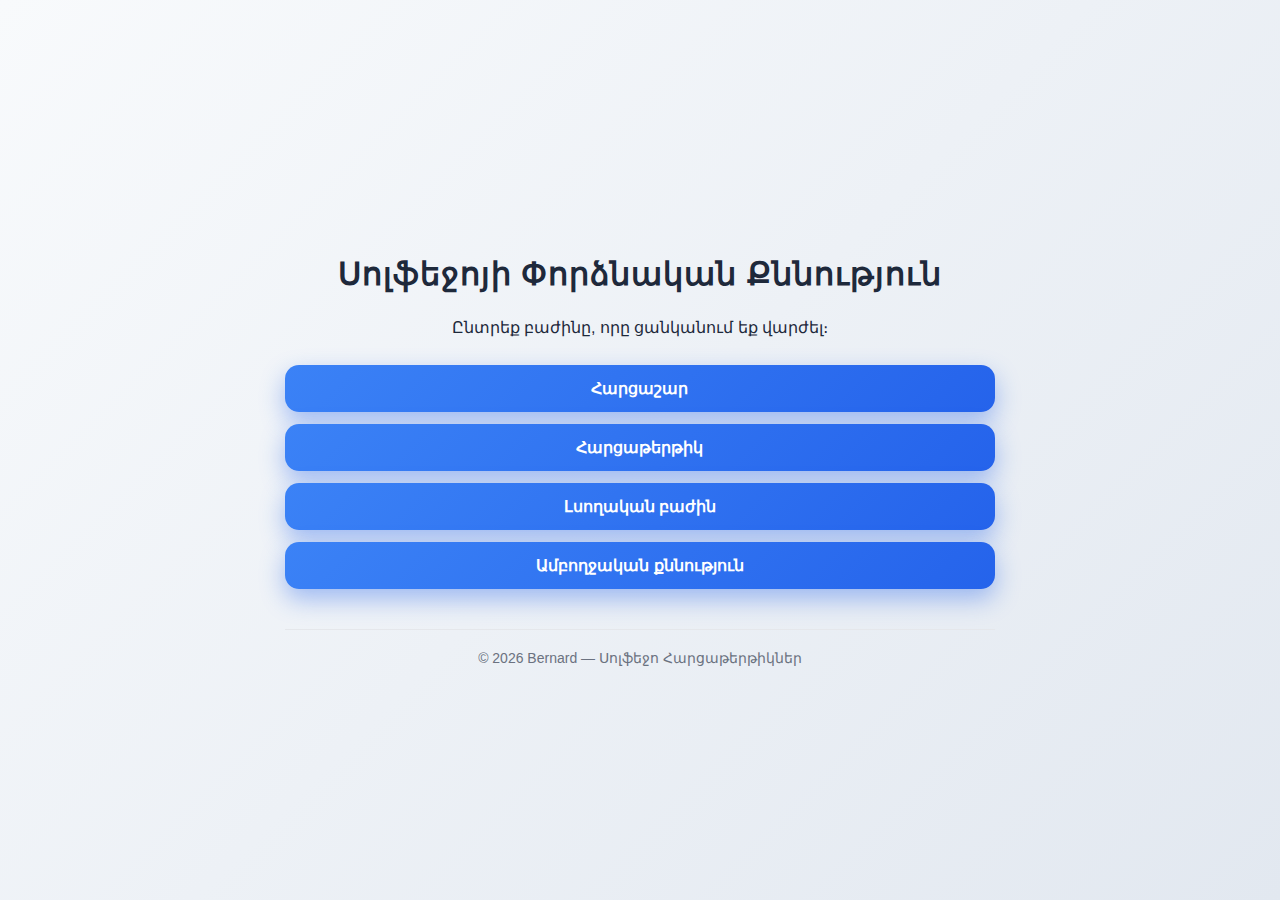
<file: index.html>
<!DOCTYPE html>
<html lang="hy">
<head>
    <meta charset="UTF-8">
    <title>Սոլֆեջոյի Փորձնական Քննություն</title>
    <link rel="stylesheet" href="css/style.css">
    <meta name="viewport" content="width=device-width, initial-scale=1.0">

</head>
<body>

<div class="container">
    <h1><strong>Սոլֆեջոյի Փորձնական Քննություն</strong></h1>

    <p class="description">
    Ընտրեք բաժինը, որը ցանկանում եք վարժել։
</p>


    <div class="buttons">
       <button onclick="window.location.href='mcq.html'">
    Հարցաշար
</button>

<button onclick="window.location.href='structured.html'">
    Հարցաթերթիկ
</button>

<button onclick="window.location.href='listening.html'">
    Լսողական բաժին
</button>

<button onclick="window.location.href='full.html'">
    Ամբողջական քննություն
</button>

<div class="footer">
    © 2026 Bernard — Սոլֆեջո Հարցաթերթիկներ
</div>

</div> <!-- quiz-box -->
</div> <!-- main-container -->

<script src="js/mcq.js"></script>
<script src="js/full.js" defer></script>
</body>
</html>
</file>
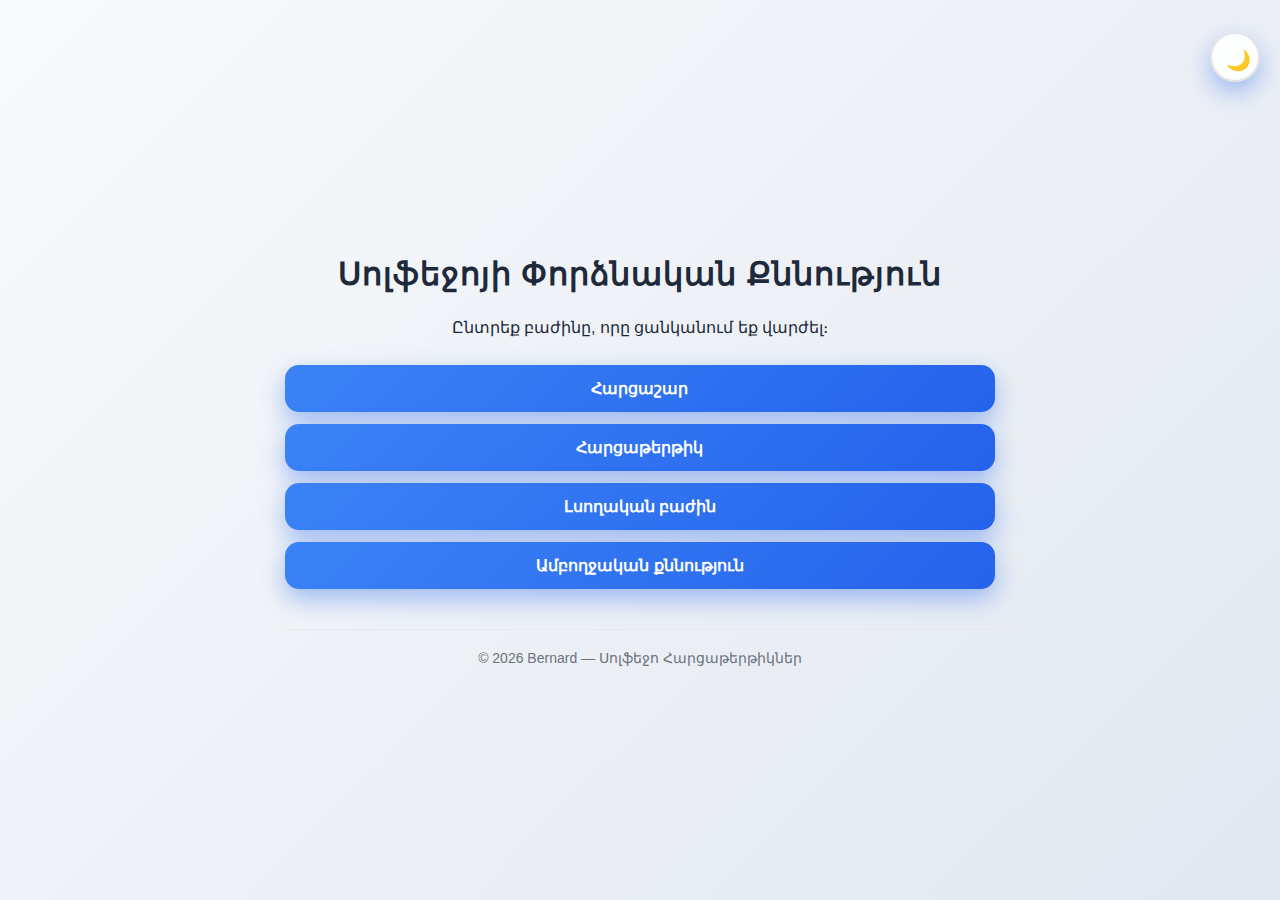
<file: --main 2/index.html>
<!DOCTYPE html>
<html lang="hy">
<head>
    <meta charset="UTF-8">
    <title>Սոլֆեջոյի Փորձնական Քննություն</title>
    <link rel="stylesheet" href="css/style.css">
    <meta name="viewport" content="width=device-width, initial-scale=1.0">
</head>
<body>

<!-- Theme Toggle Button -->
<div class="theme-toggle">
    <button id="themeToggle" onclick="toggleTheme()">🌙</button>
</div>

<div class="container">
    <h1><strong>Սոլֆեջոյի Փորձնական Քննություն</strong></h1>

    <p class="description">
        Ընտրեք բաժինը, որը ցանկանում եք վարժել։
    </p>

    <div class="buttons">
        <button onclick="window.location.href='mcq.html'">
            Հարցաշար
        </button>

        <button onclick="window.location.href='structured.html'">
            Հարցաթերթիկ
        </button>

        <button onclick="window.location.href='listening.html'">
            Լսողական բաժին
        </button>

        <button onclick="window.location.href='full.html'">
            Ամբողջական քննություն
        </button>
    </div>

    <div class="footer">
        © 2026 Bernard — Սոլֆեջո Հարցաթերթիկներ
    </div>

</div>

<script>
// Theme toggle functionality
function toggleTheme() {
    const body = document.body;
    const themeToggle = document.getElementById('themeToggle');
    
    if (body.getAttribute('data-theme') === 'dark') {
        body.removeAttribute('data-theme');
        themeToggle.textContent = '🌙';
        localStorage.setItem('theme', 'light');
    } else {
        body.setAttribute('data-theme', 'dark');
        themeToggle.textContent = '☀️';
        localStorage.setItem('theme', 'dark');
    }
}

// Load saved theme on page load
document.addEventListener('DOMContentLoaded', function() {
    const savedTheme = localStorage.getItem('theme');
    const themeToggle = document.getElementById('themeToggle');
    
    if (savedTheme === 'dark') {
        document.body.setAttribute('data-theme', 'dark');
        if (themeToggle) themeToggle.textContent = '☀️';
    } else {
        if (themeToggle) themeToggle.textContent = '🌙';
    }
});
</script>

</body>
</html>
</file>
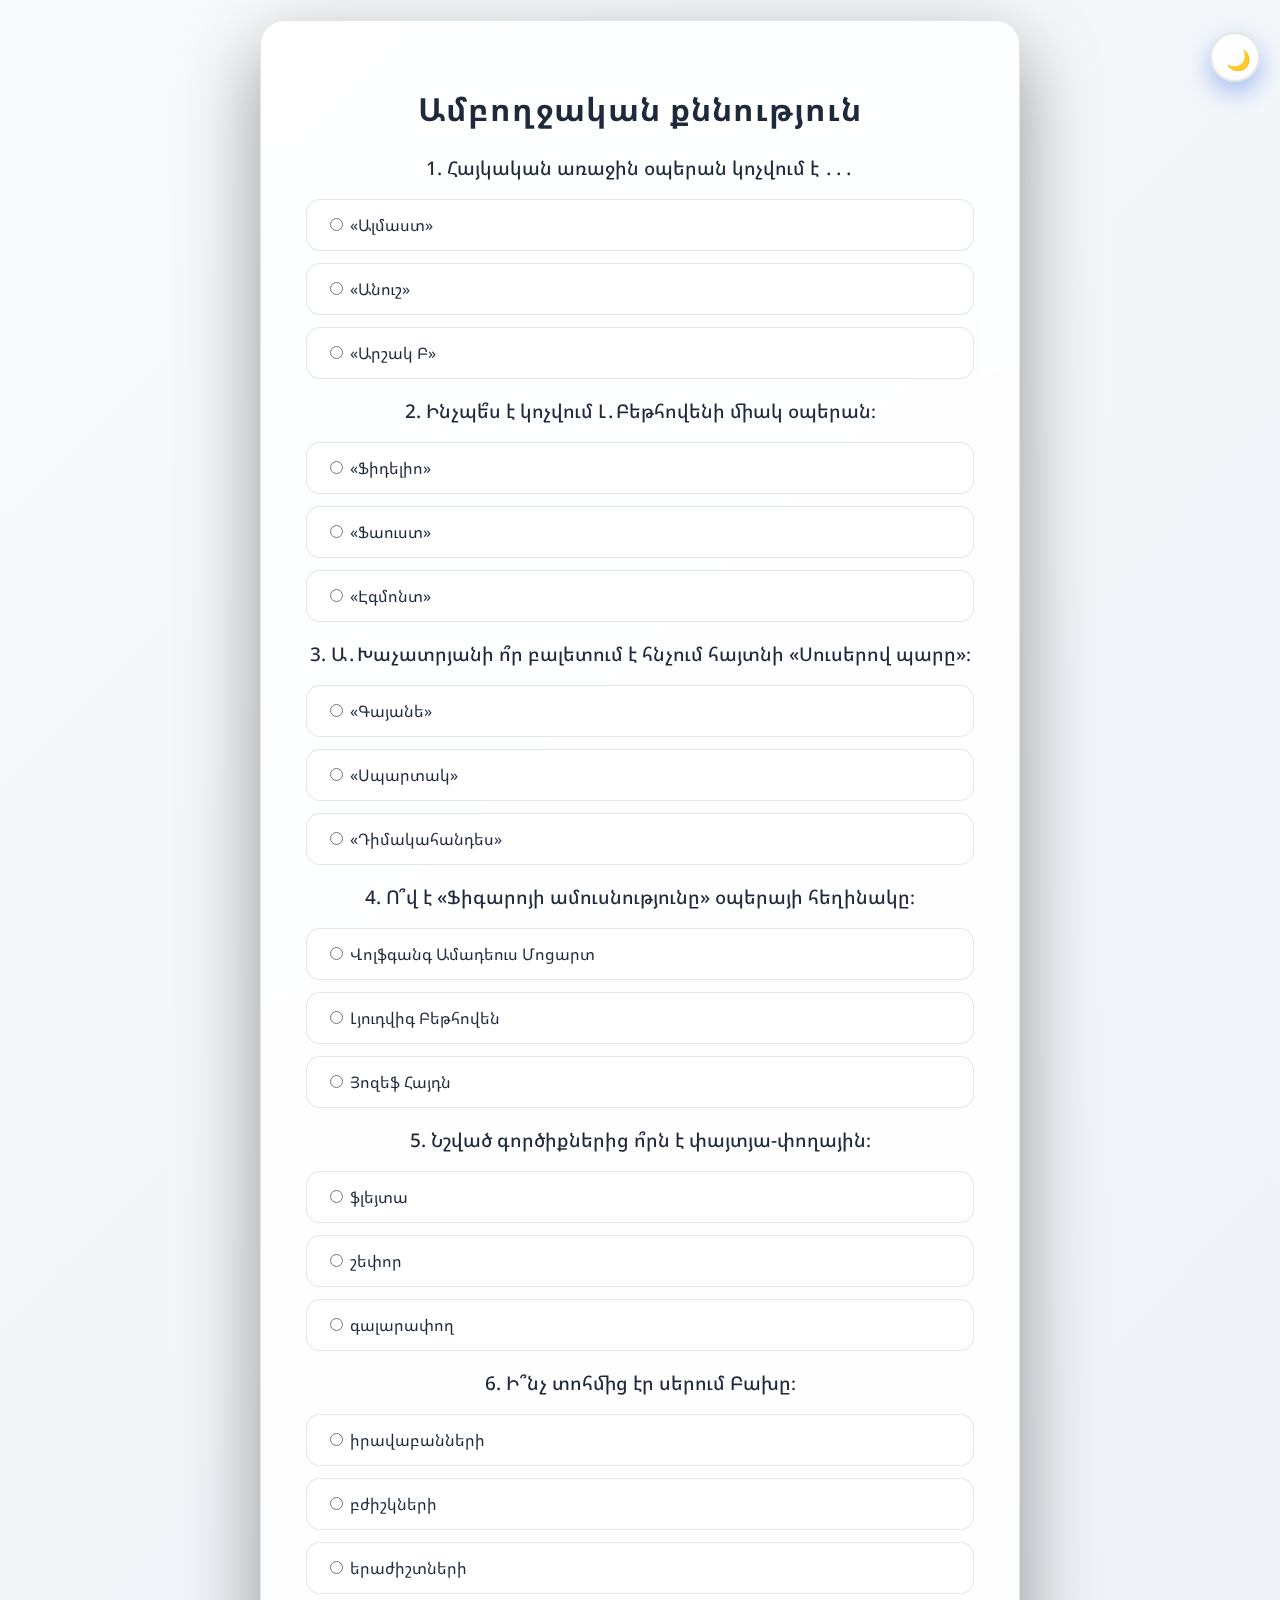
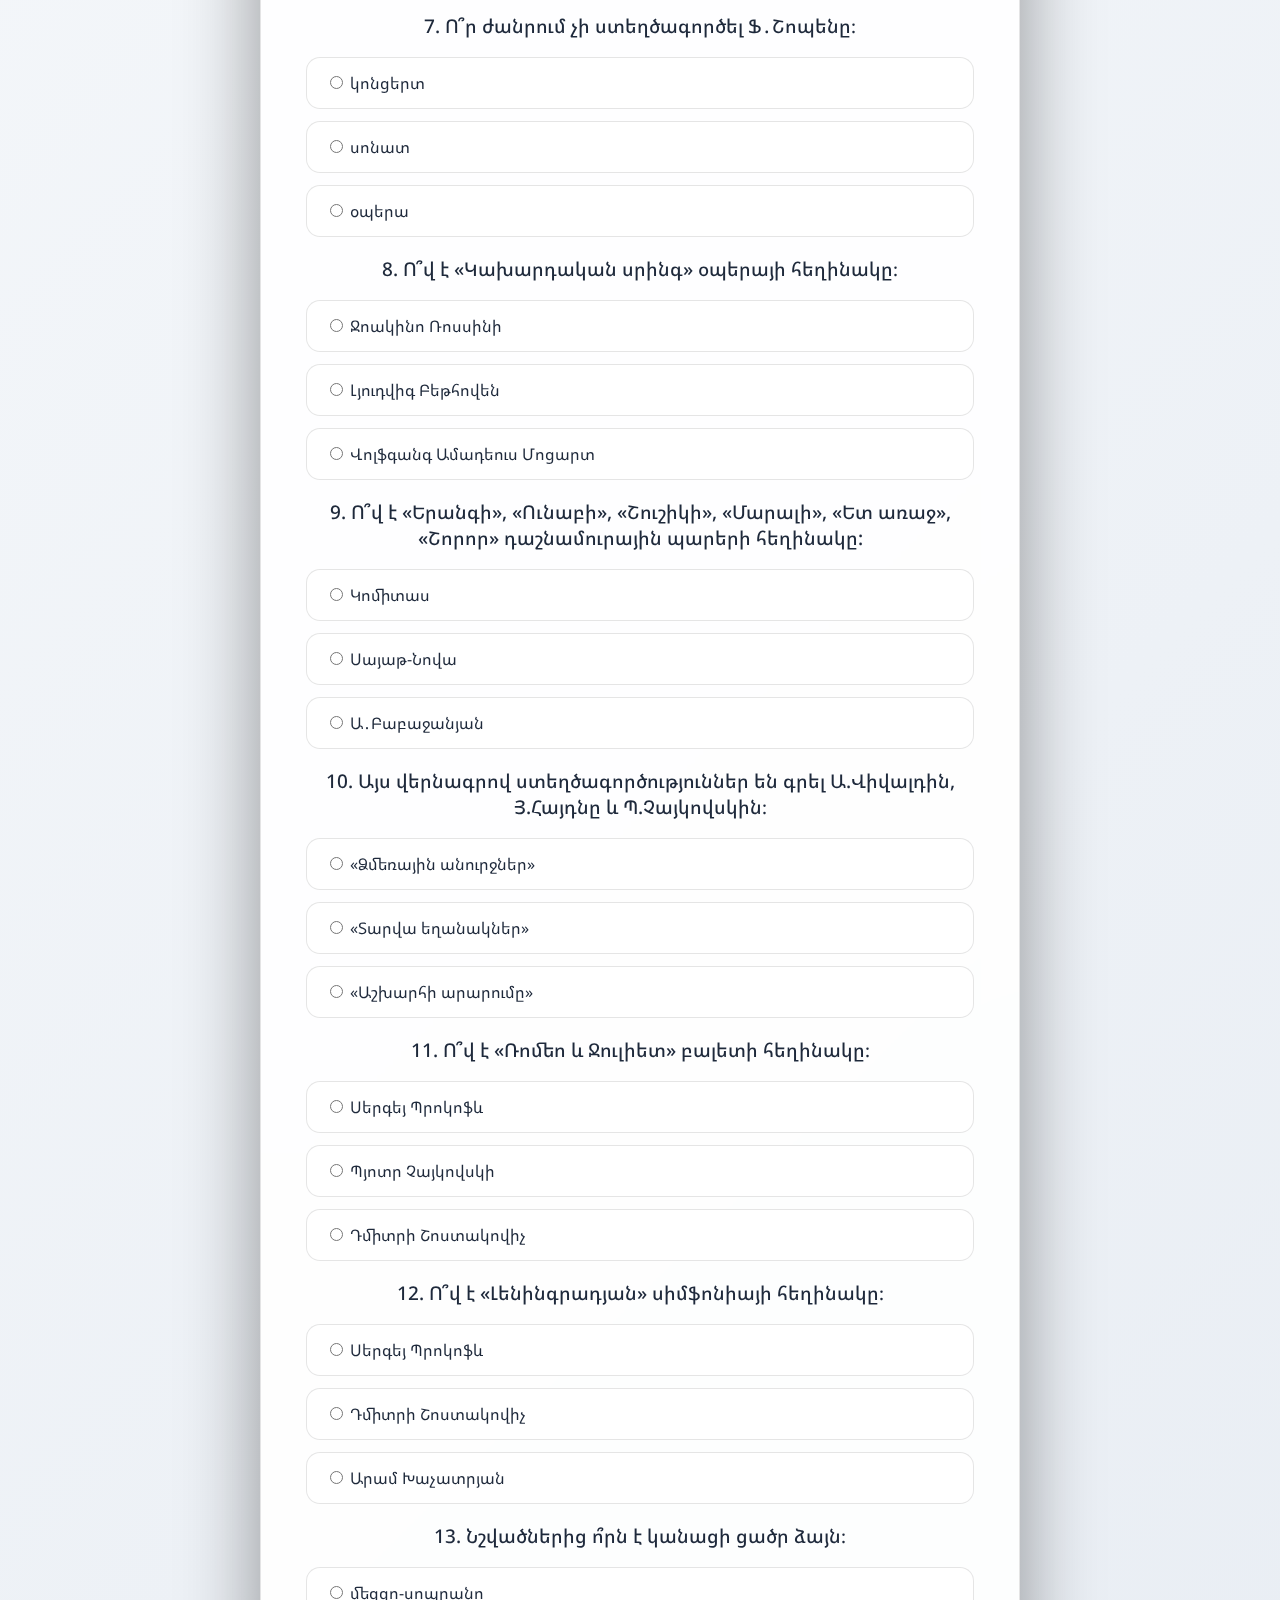
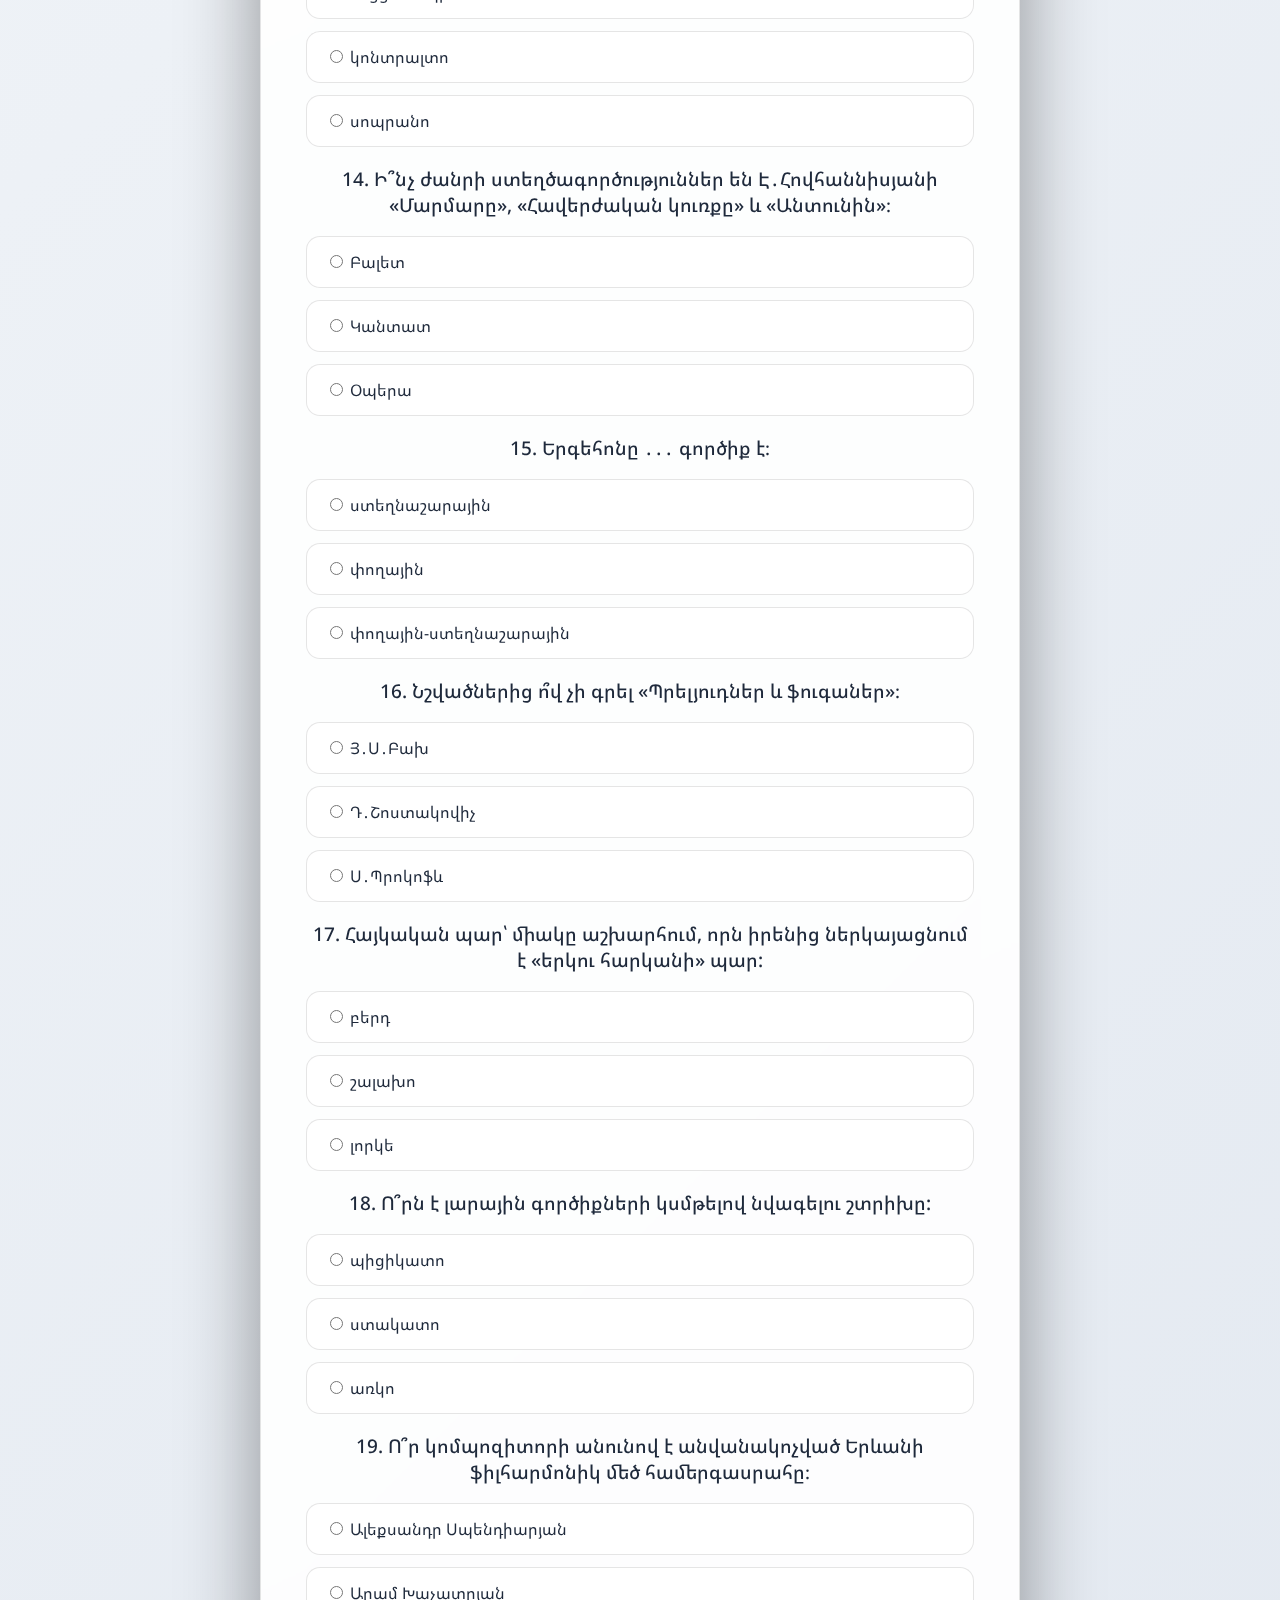
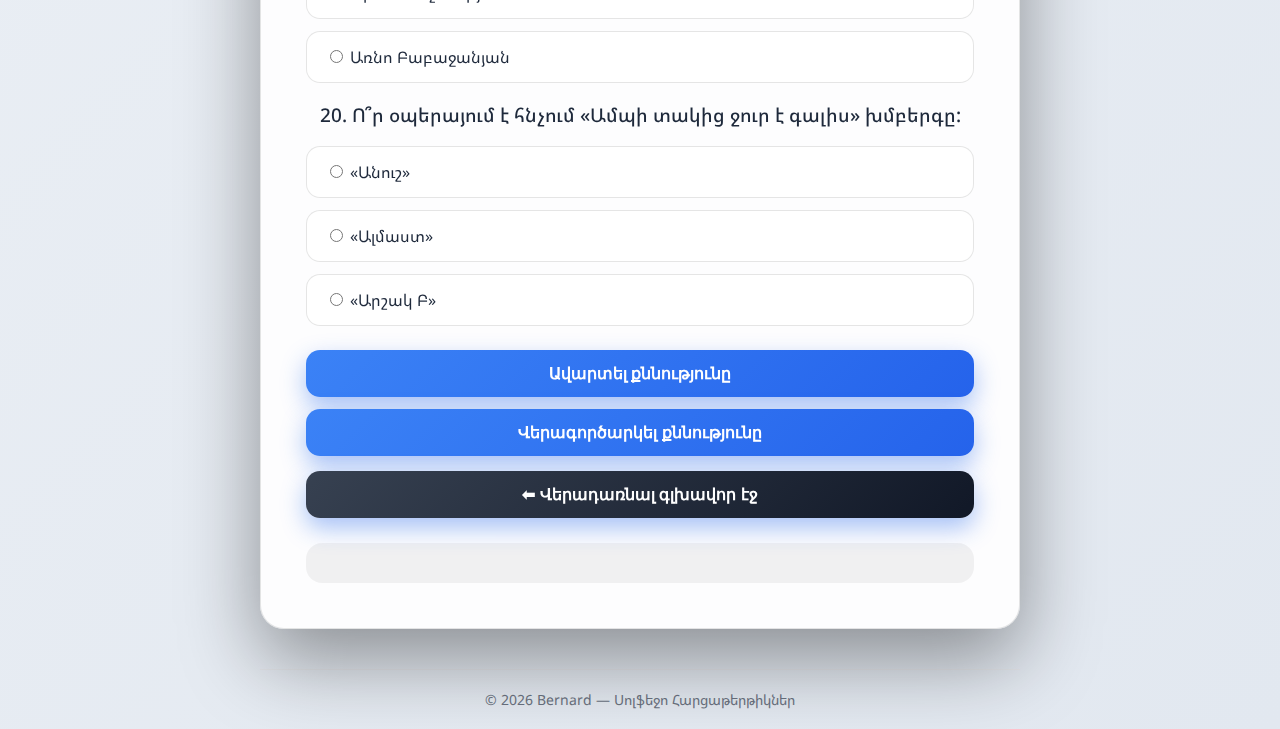
<file: full.html>
<!DOCTYPE html>
<html lang="hy">
<head>
    <meta charset="UTF-8">
    <title>Ամբողջական քննություն</title>
    <link rel="stylesheet" href="css/style.css">
    <link href="https://fonts.googleapis.com/css2?family=Noto+Sans+Armenian:wght@400;600;700&display=swap" rel="stylesheet">
</head>
<body>

<!-- Theme Toggle Button -->
<div class="theme-toggle">
    <button id="themeToggle" onclick="toggleTheme()">🌙</button>
</div>

<div class="main-container">
    <div class="quiz-box">

        <h1>Ամբողջական քննություն</h1>

        <form id="quizForm"></form>

        <button type="button" onclick="submitQuiz()">Ավարտել քննությունը</button>
        <button type="button" onclick="resetQuiz()">Վերագործարկել քննությունը</button>
        <button type="button" onclick="goHome()" class="home-btn">⬅ Վերադառնալ գլխավոր էջ</button>
        
        <div id="result"></div>

    </div>

    <div class="footer">
        © 2026 Bernard — Սոլֆեջո Հարցաթերթիկներ
    </div>

</div>

<script src="js/mcq.js"></script>
<script src="js/full.js"></script>
</body>
</html>
</file>
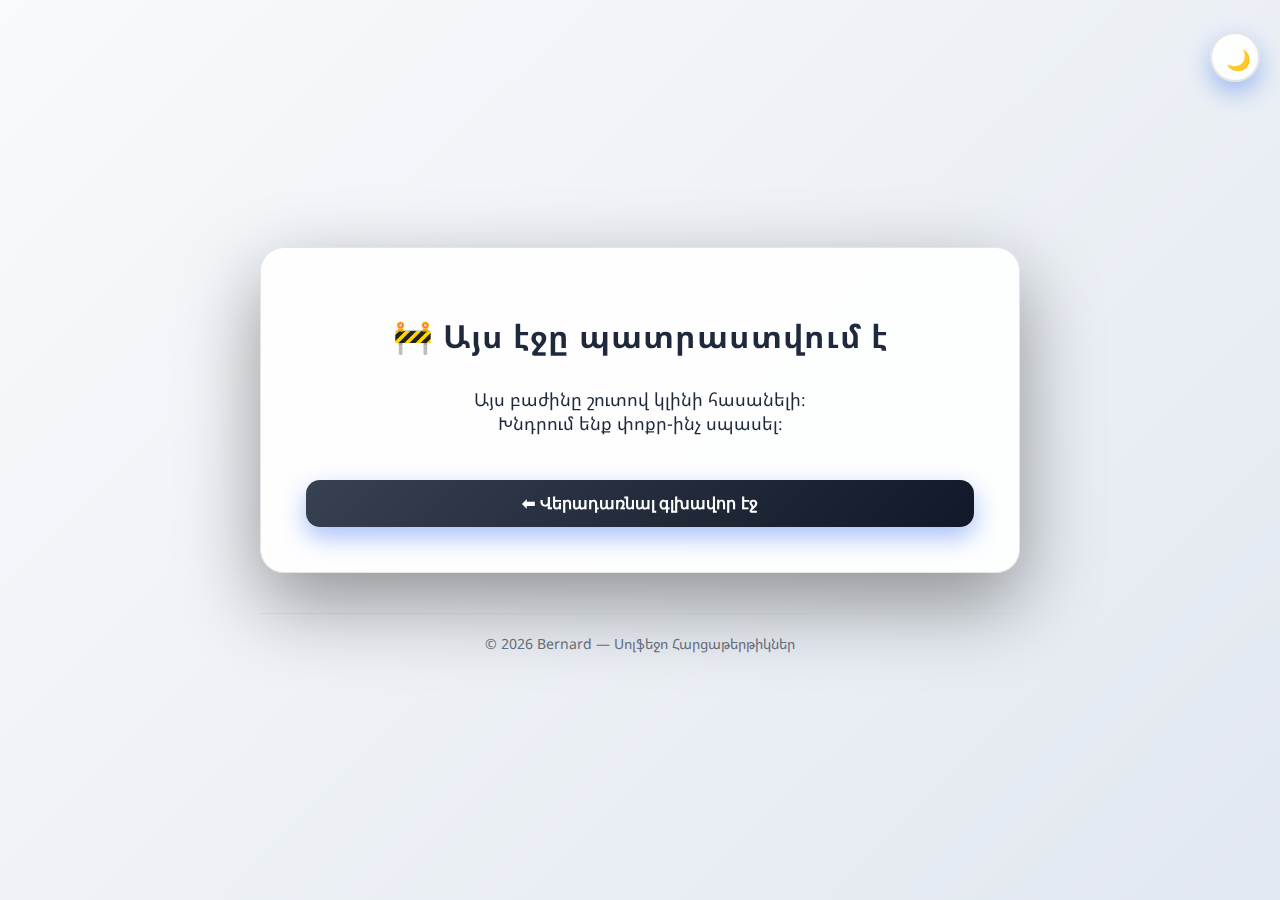
<file: listening.html>
<!DOCTYPE html>
<html lang="hy">
<head>
    <meta charset="UTF-8">
    <title>Շուտով — Սոլֆեջո</title>
    <link rel="stylesheet" href="css/style.css">
    <link href="https://fonts.googleapis.com/css2?family=Noto+Sans+Armenian:wght@400;600;700&display=swap" rel="stylesheet">
    <meta name="viewport" content="width=device-width, initial-scale=1.0">
</head>
<body>

<!-- Theme Toggle Button -->
<div class="theme-toggle">
    <button id="themeToggle" onclick="toggleTheme()">🌙</button>
</div> 

<div class="main-container">
    <div class="quiz-box">
        
        <h1>🚧 Այս էջը պատրաստվում է</h1>
        
        <p style="font-size: 18px; text-align: center; margin: 30px 0;">
            Այս բաժինը շուտով կլինի հասանելի։<br>
            Խնդրում ենք փոքր-ինչ սպասել։
        </p>
        

        
        <button type="button" onclick="goHome()" class="home-btn">
            ⬅ Վերադառնալ գլխավոր էջ
        </button>
        
    </div>

    <div class="footer">
        © 2026 Bernard — Սոլֆեջո Հարցաթերթիկներ
    </div>
</div>

<script>
// Theme toggle functionality
function toggleTheme() {
    const body = document.body;
    const themeToggle = document.getElementById('themeToggle');
    
    if (body.getAttribute('data-theme') === 'dark') {
        body.removeAttribute('data-theme');
        themeToggle.textContent = '🌙';
        localStorage.setItem('theme', 'light');
    } else {
        body.setAttribute('data-theme', 'dark');
        themeToggle.textContent = '☀️';
        localStorage.setItem('theme', 'dark');
    }
}

// Load saved theme on page load
document.addEventListener('DOMContentLoaded', function() {
    const savedTheme = localStorage.getItem('theme');
    const themeToggle = document.getElementById('themeToggle');
    
    if (savedTheme === 'dark') {
        document.body.setAttribute('data-theme', 'dark');
        if (themeToggle) themeToggle.textContent = '☀️';
    } else {
        if (themeToggle) themeToggle.textContent = '🌙';
    }
});

function goHome() {
    window.location.href = 'index.html';
}
</script>

</body>
</html>
</file>
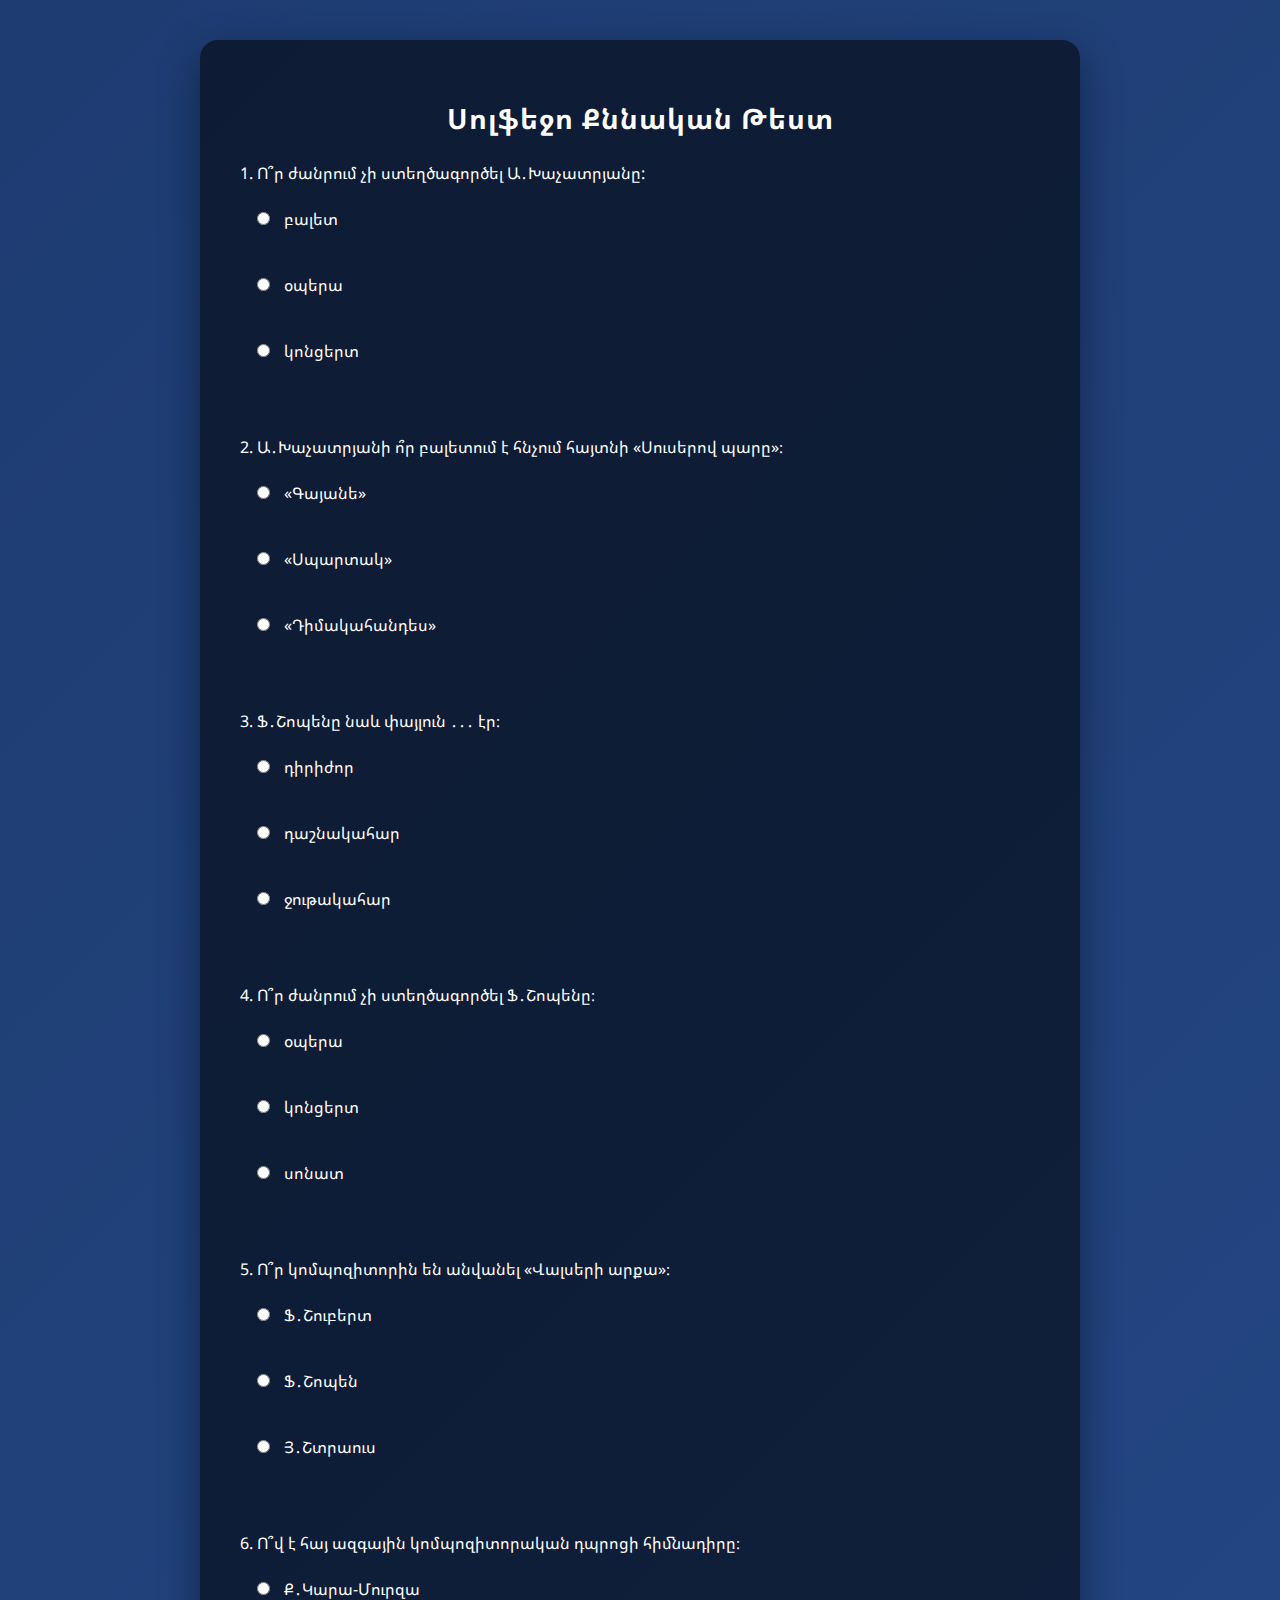
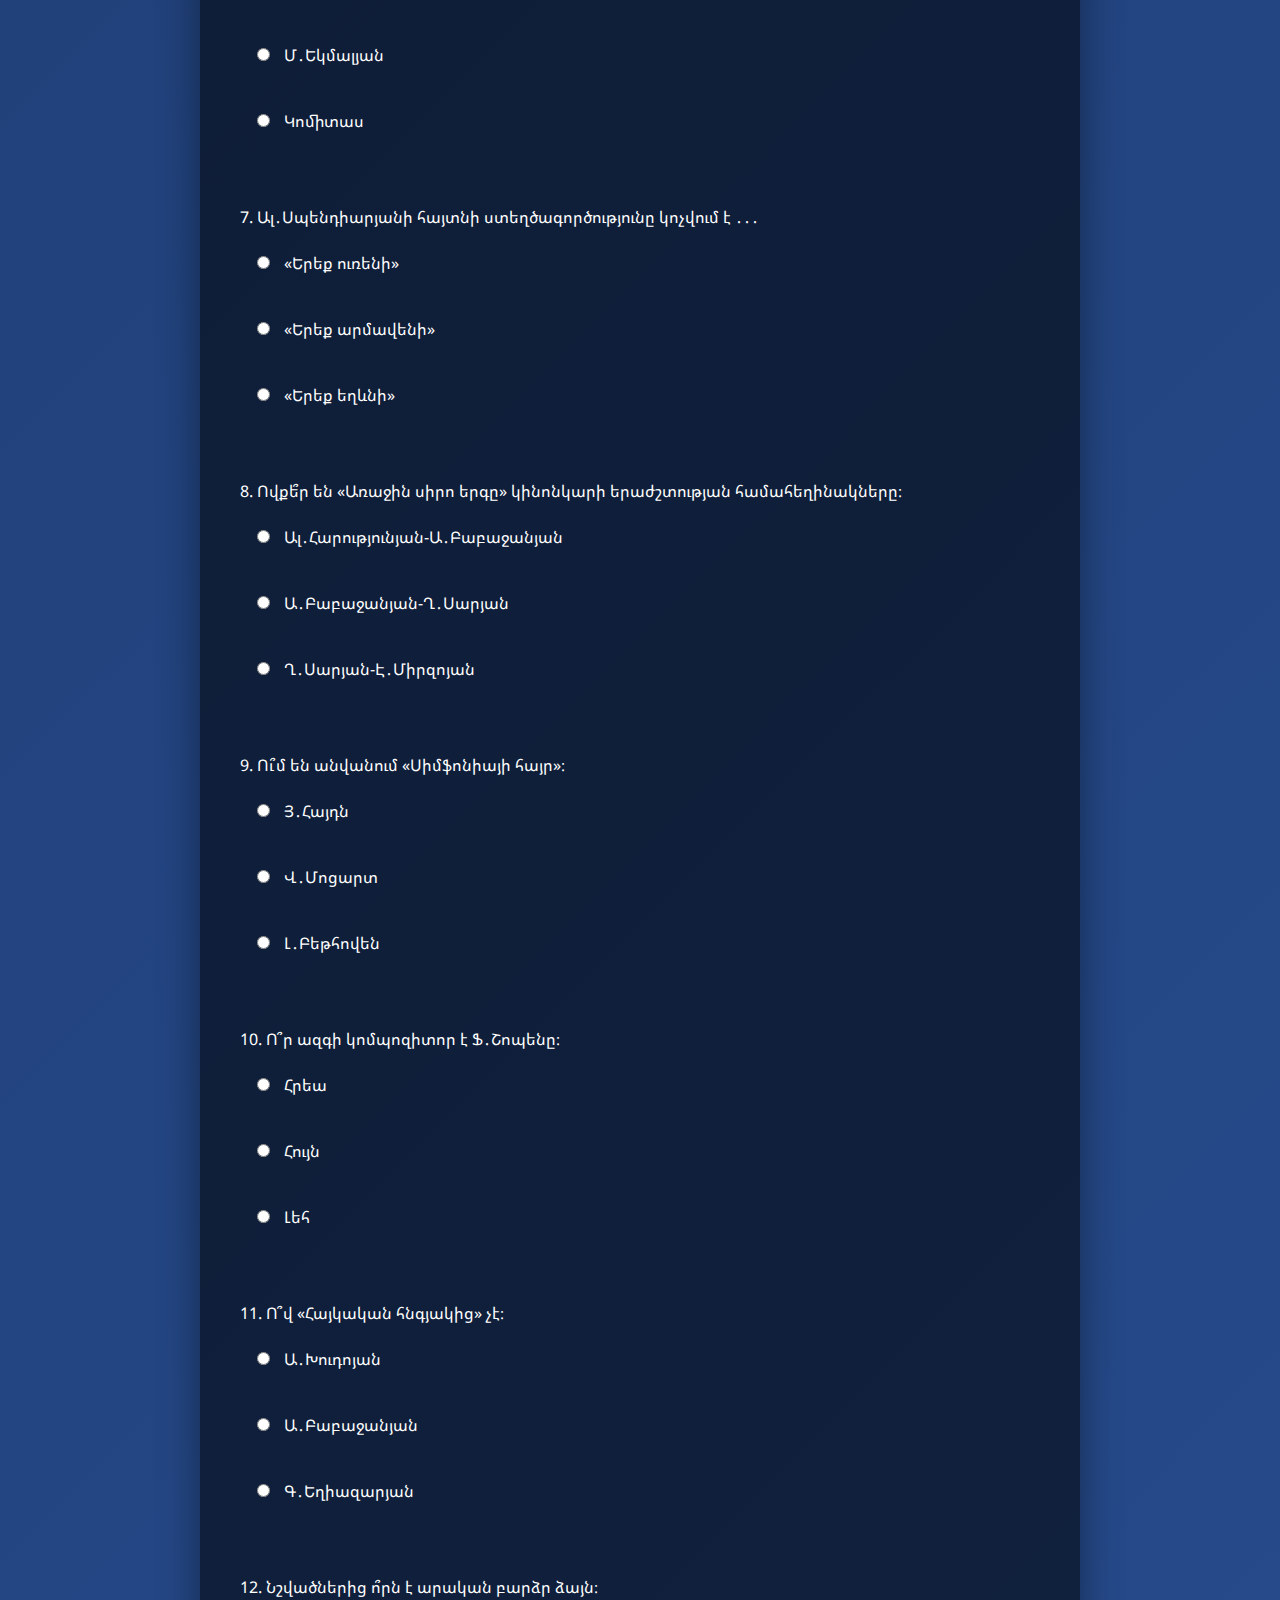
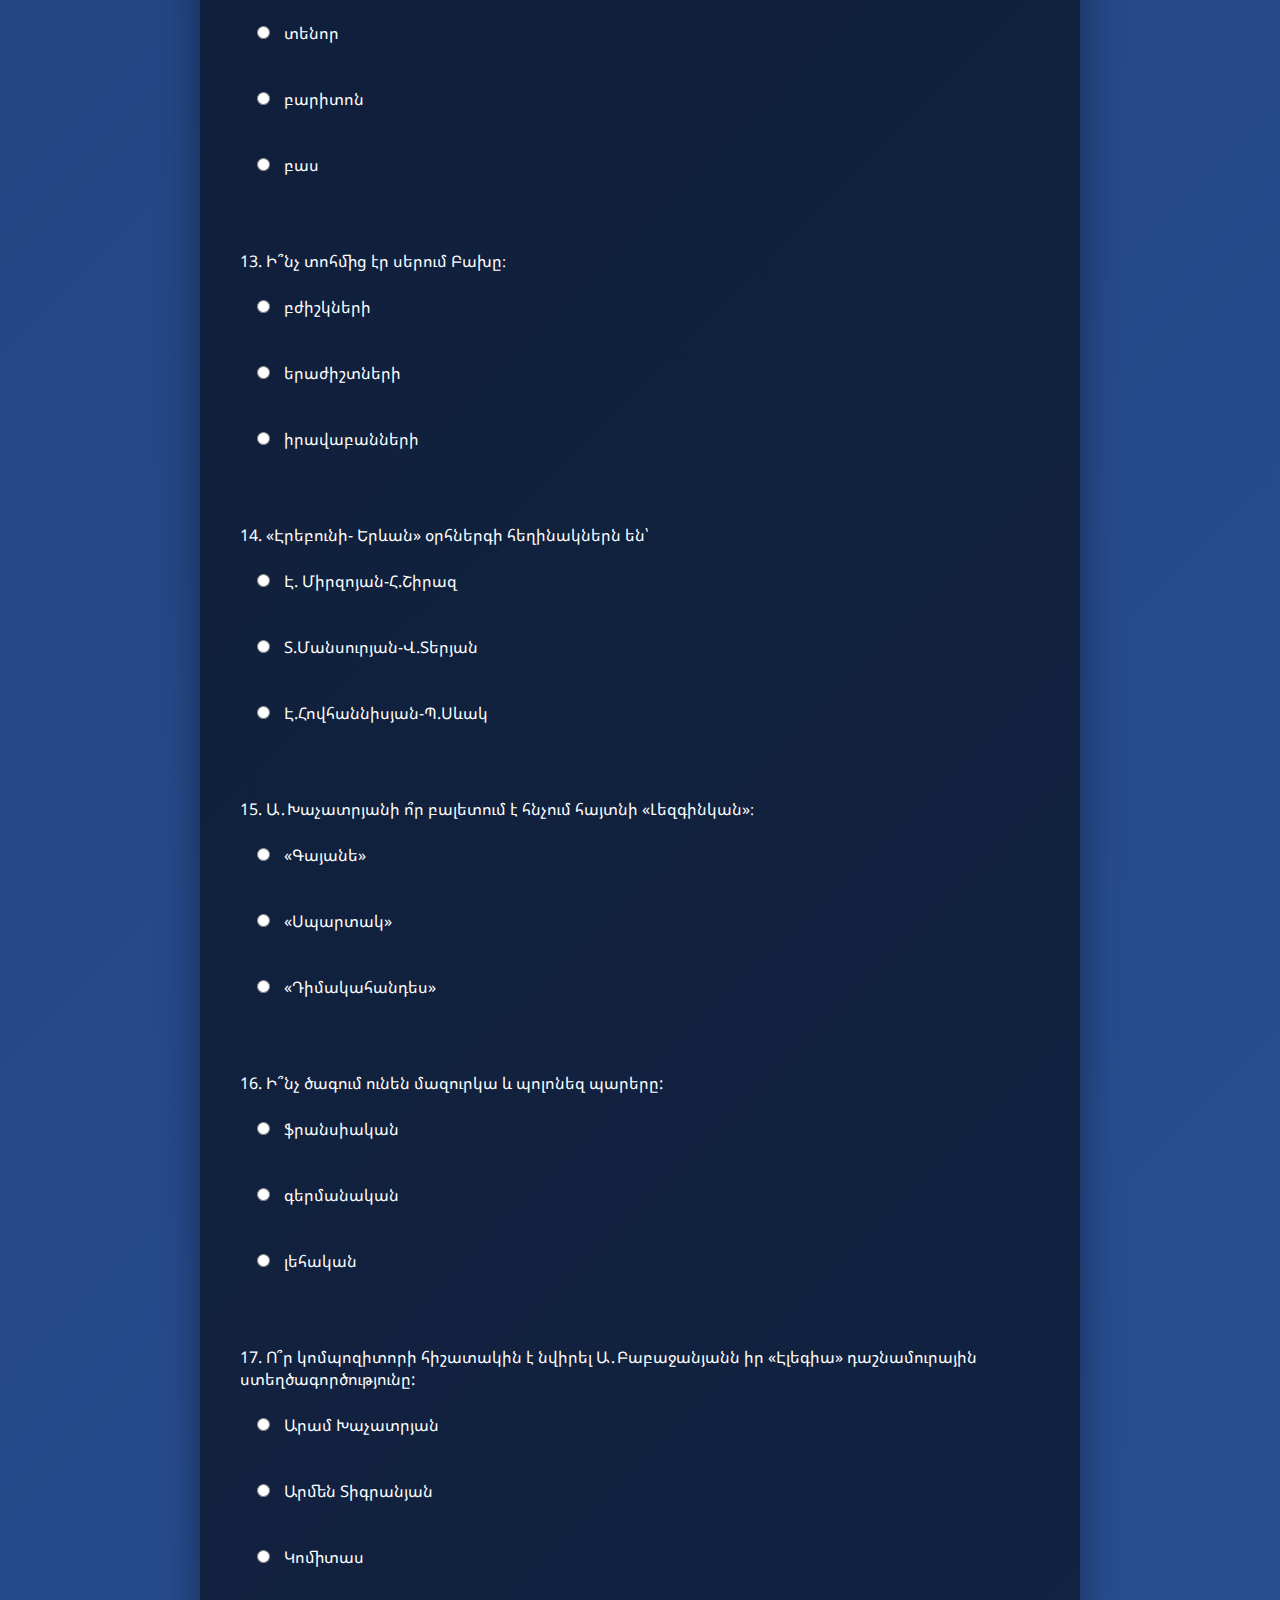
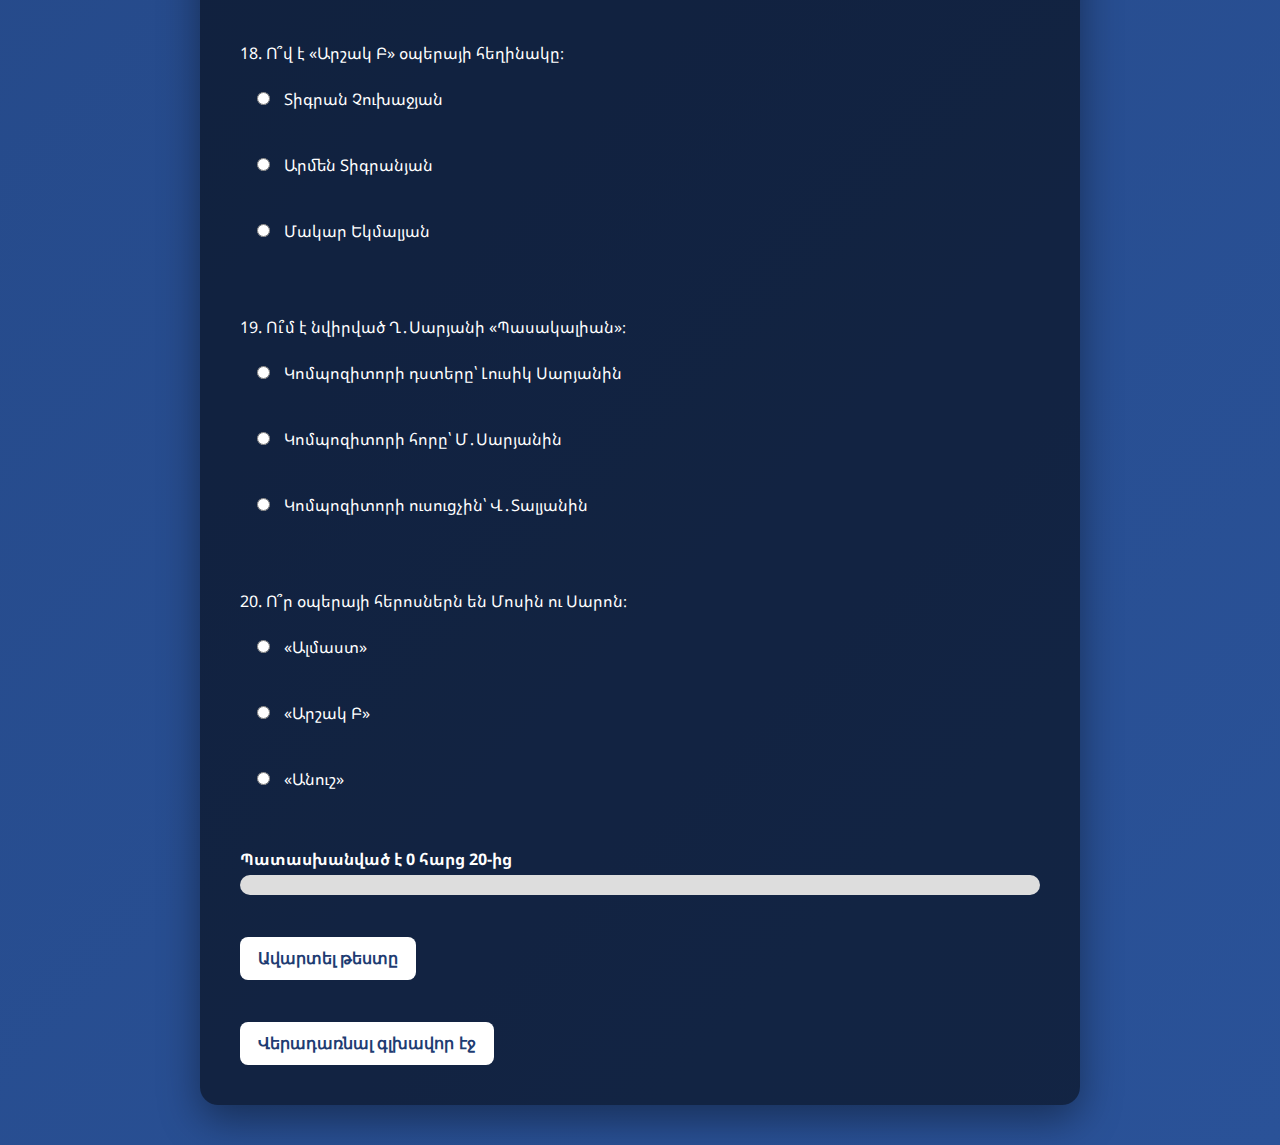
<file: mcq.html>
<!DOCTYPE html>
<html lang="hy">
<head>
    <meta charset="UTF-8">
    <title>Սոլֆեջո Թեստ</title>
    <link rel="stylesheet" href="style.css">
    <link href="https://fonts.googleapis.com/css2?family=Noto+Sans+Armenian:wght@400;600;700&display=swap" rel="stylesheet">
</head>
<body>

<div class="container">
    <h1>Սոլֆեջո Քննական Թեստ</h1>

    <form id="quizForm"></form>

    <br>
   <button type="button" id="submitBtn" onclick="submitQuiz()" disabled>
        Ավարտել թեստը
    </button>

    <h2 id="result"></h2>

    <br>
    <button onclick="window.location.href='index.html'">
        Վերադառնալ գլխավոր էջ
    </button>
</div>

<script src="mcq.js"></script>

</body>
</html>
</file>
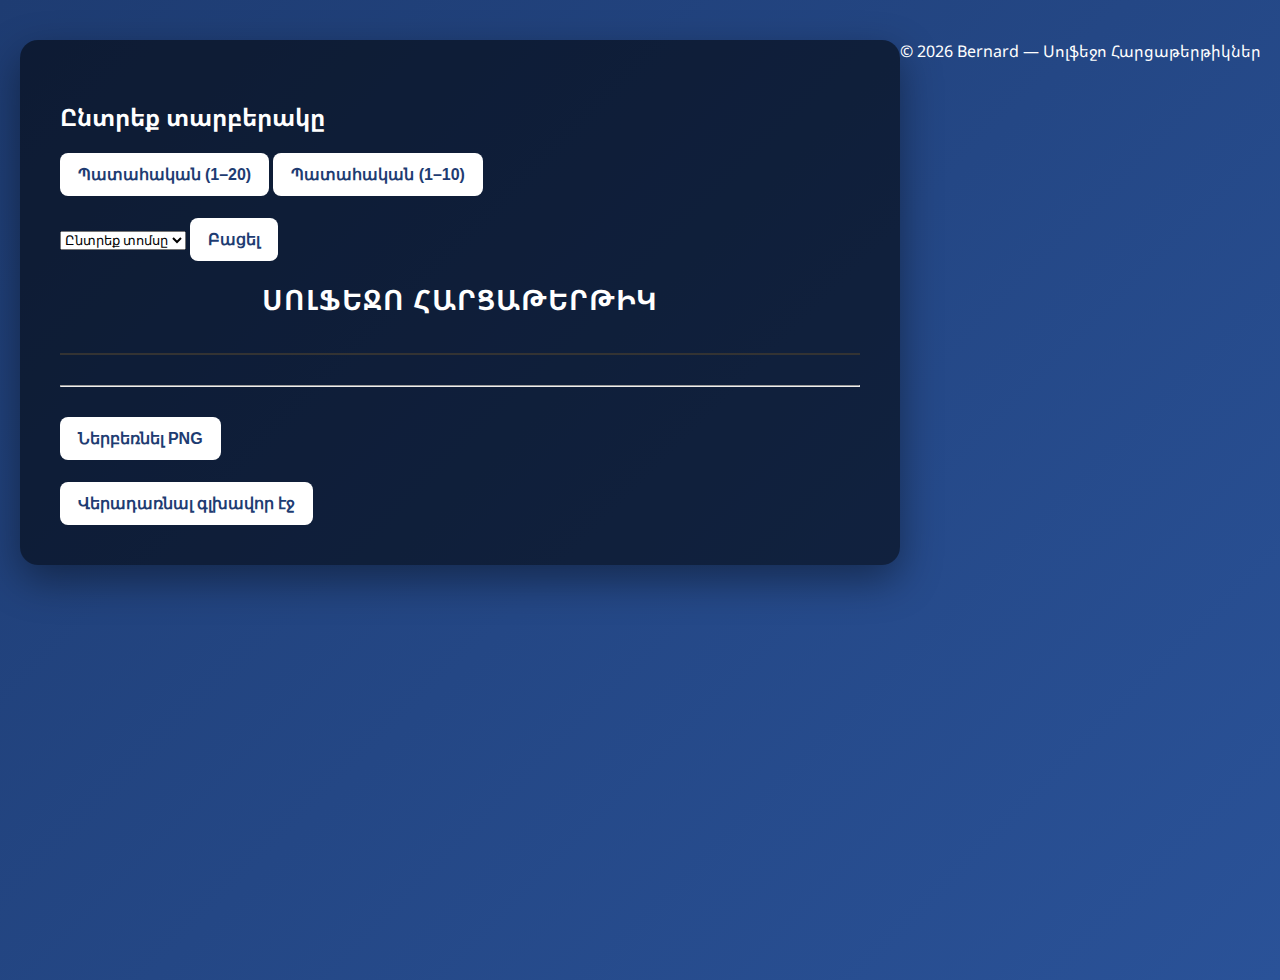
<file: structured.html>
<!DOCTYPE html>
<html lang="hy">
<head>
    <meta charset="UTF-8">
    <title>Սոլֆեջո — Հարցաթերթիկ</title>
    <link rel="stylesheet" href="style.css">
    <link href="https://fonts.googleapis.com/css2?family=Noto+Sans+Armenian:wght@400;600;700&display=swap" rel="stylesheet">

    <script src="https://html2canvas.hertzen.com/dist/html2canvas.min.js"></script>
</head>
<body>

<div class="container">
    <div id="selectionMenu">

    <h2>Ընտրեք տարբերակը</h2>

    <button onclick="startRandomAll()">Պատահական (1–20)</button>
    <button onclick="startRandomFirst10()">Պատահական (1–10)</button>

    <br><br>

    <select id="ticketSelect">
        <option value="">Ընտրեք տոմսը</option>
    </select>
    <button onclick="startFromDropdown()">Բացել</button>
    

</div>
    
    <div id="ticketArea">
    <h1>ՍՈԼՖԵՋՈ ՀԱՐՑԱԹԵՐԹԻԿ</h1>

    <h2 id="ticketType" class="ticket-header"></h2>

    <hr>

    <div id="questionsArea"></div>
</div>


    <br>
    <button type="button" onclick="downloadPNG()">
        Ներբեռնել PNG
    </button>

    <br><br>
    <button onclick="window.location.href='index.html'">
        Վերադառնալ գլխավոր էջ
    </button>

</div>

<script src="structured.js" defer></script>


</body>
<footer class="footer">
    © 2026 Bernard — Սոլֆեջո Հարցաթերթիկներ<br>
</footer>

</html>
</file>
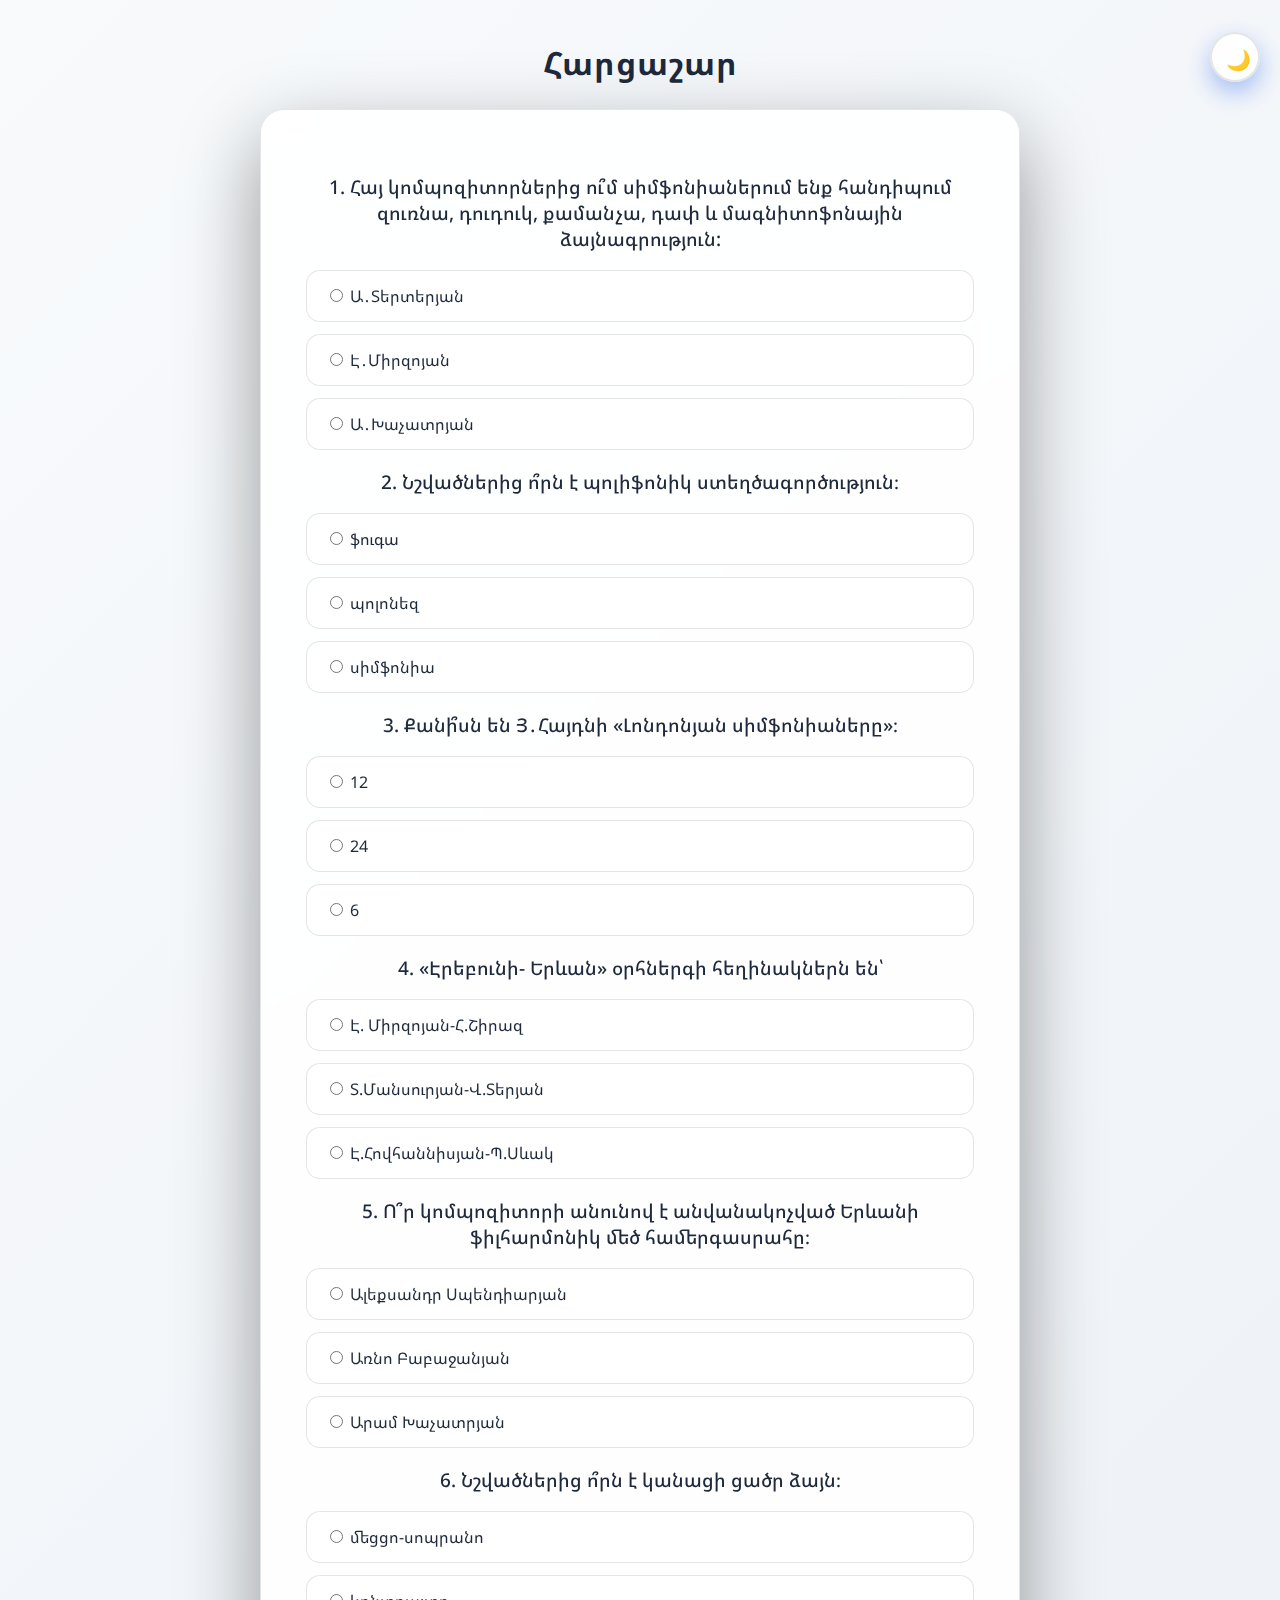
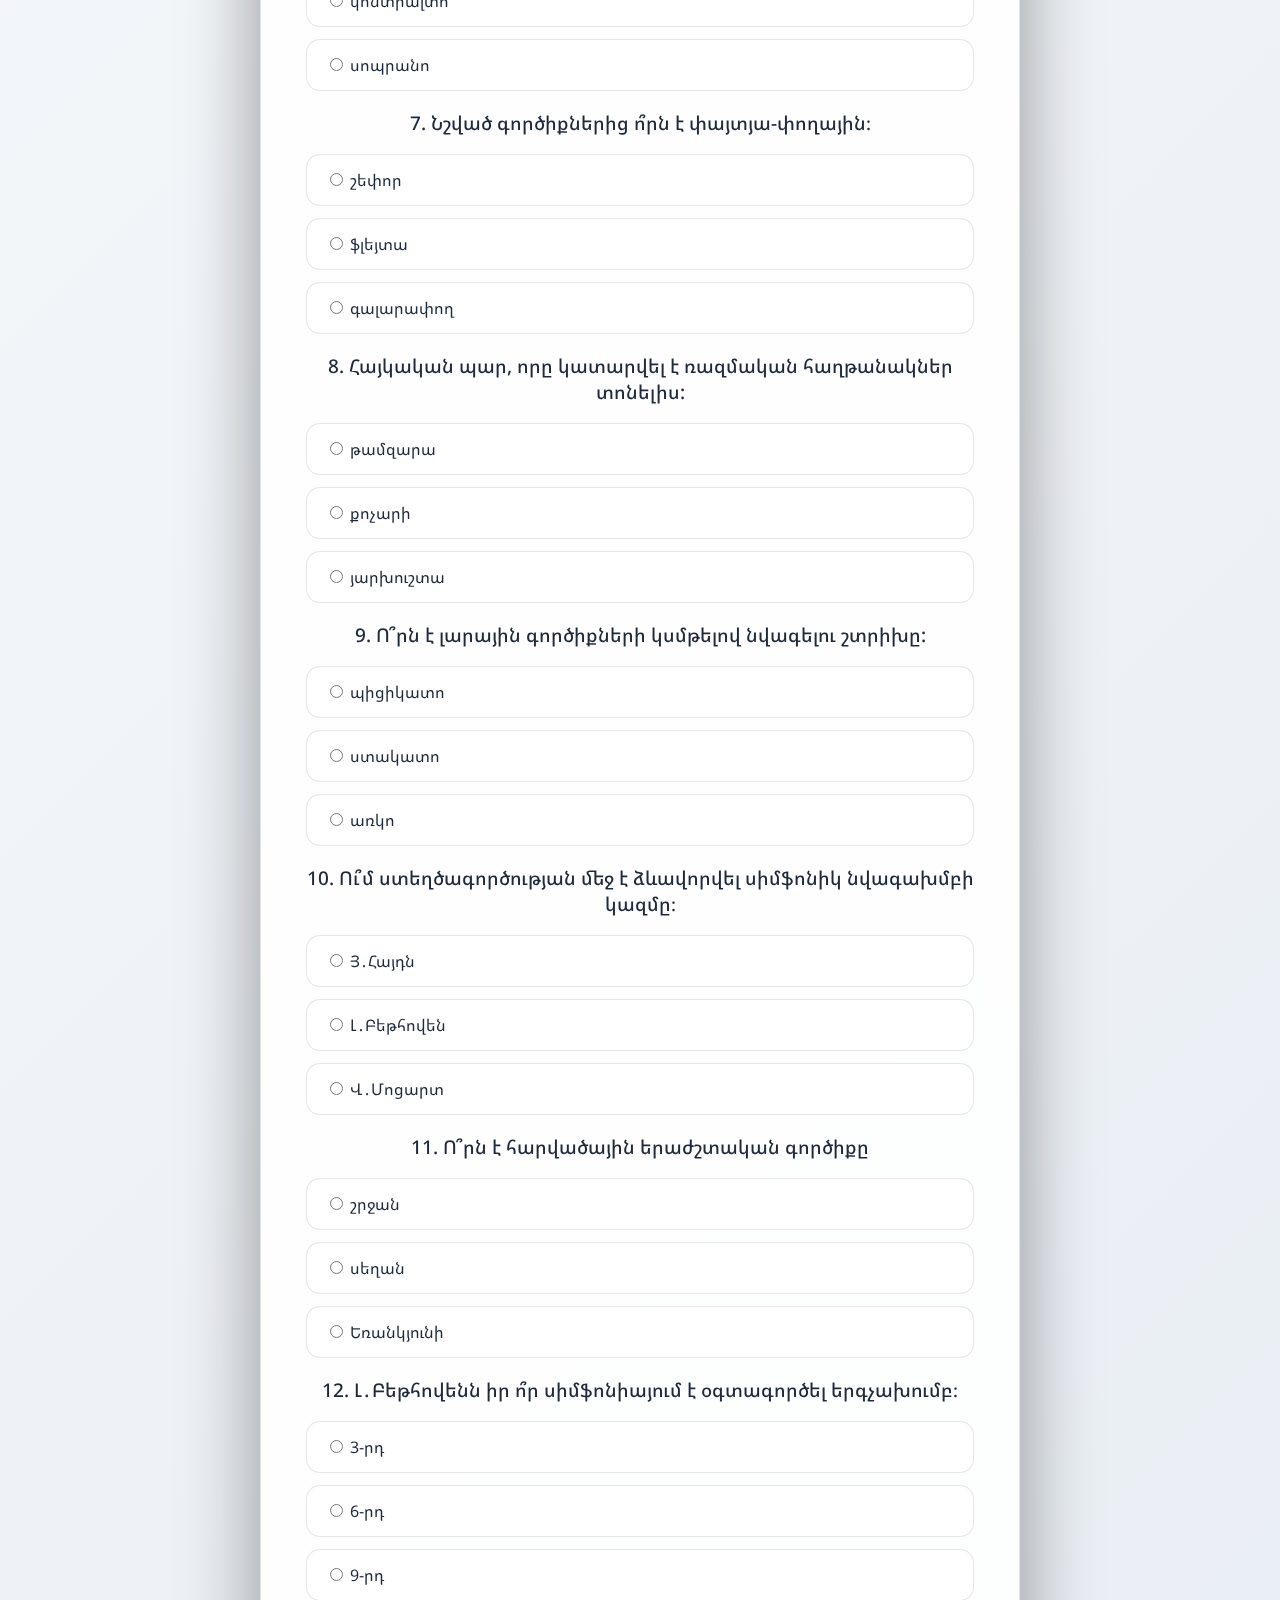
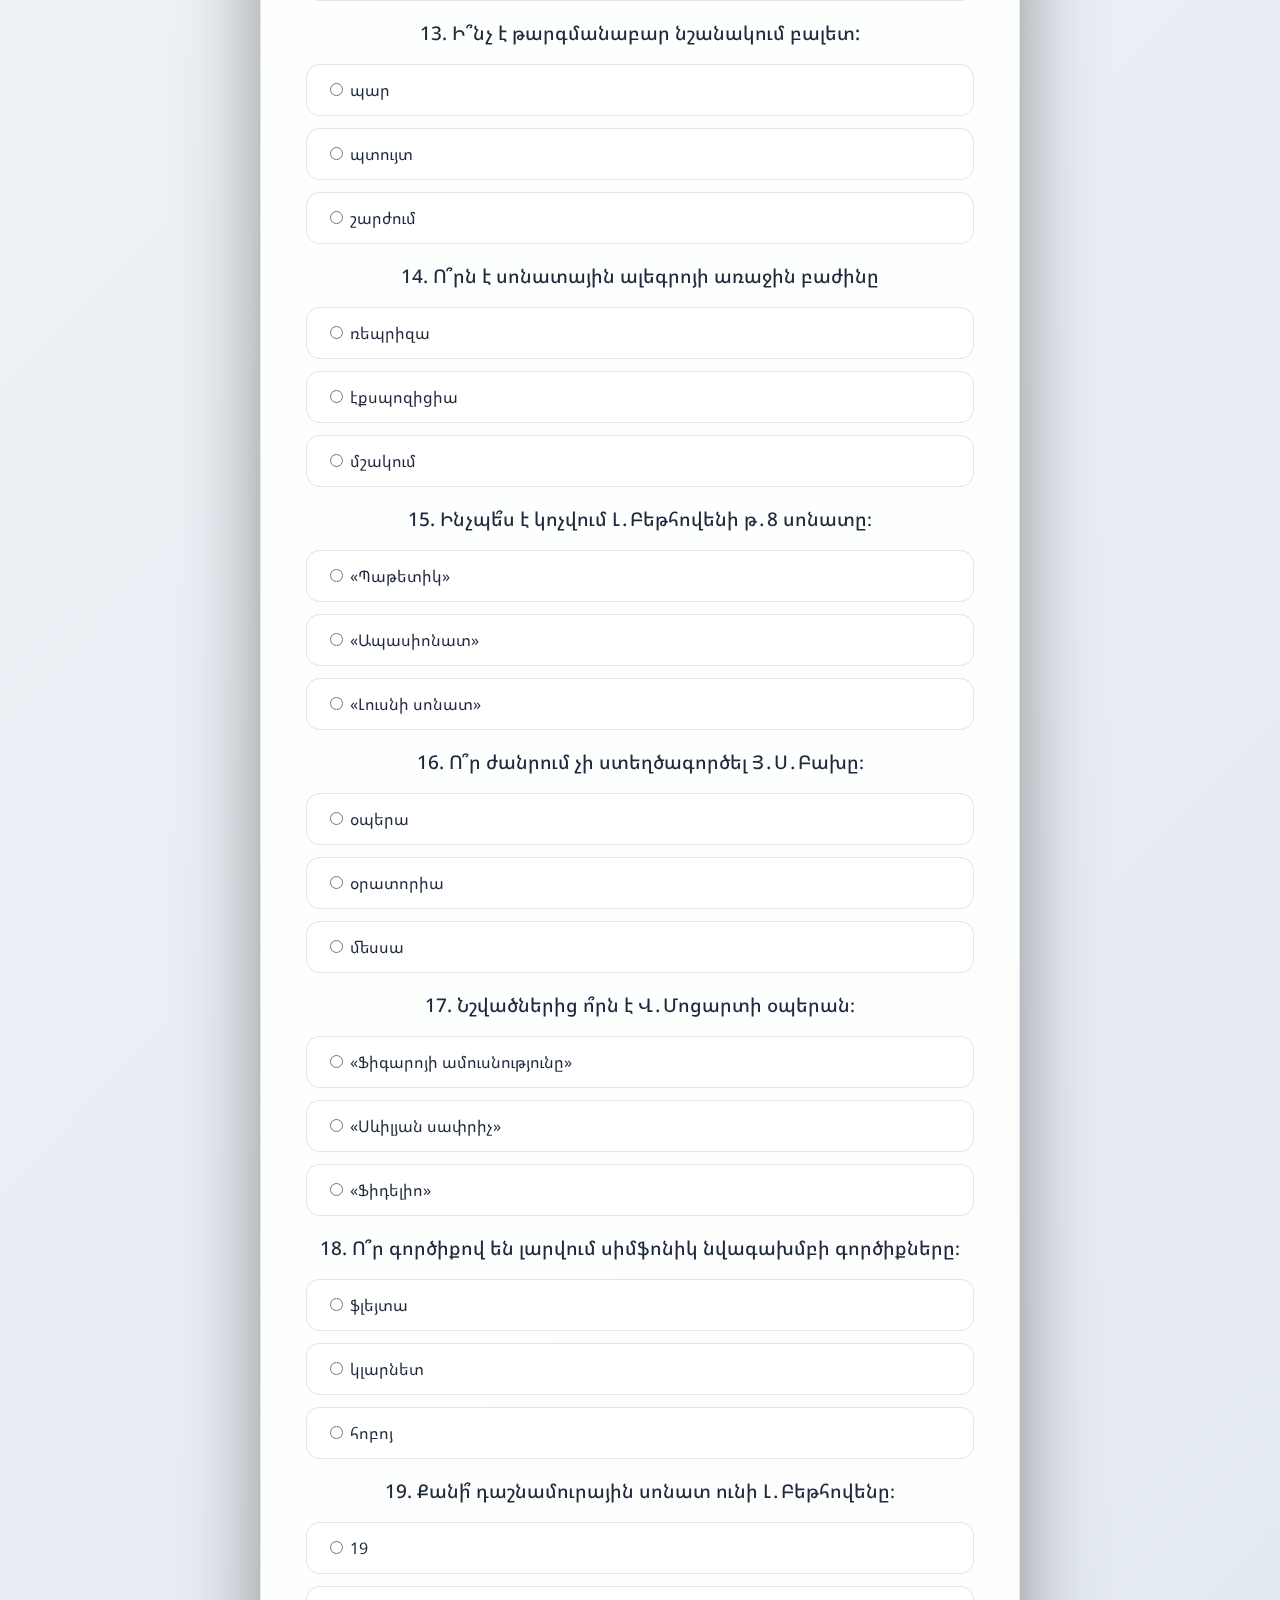
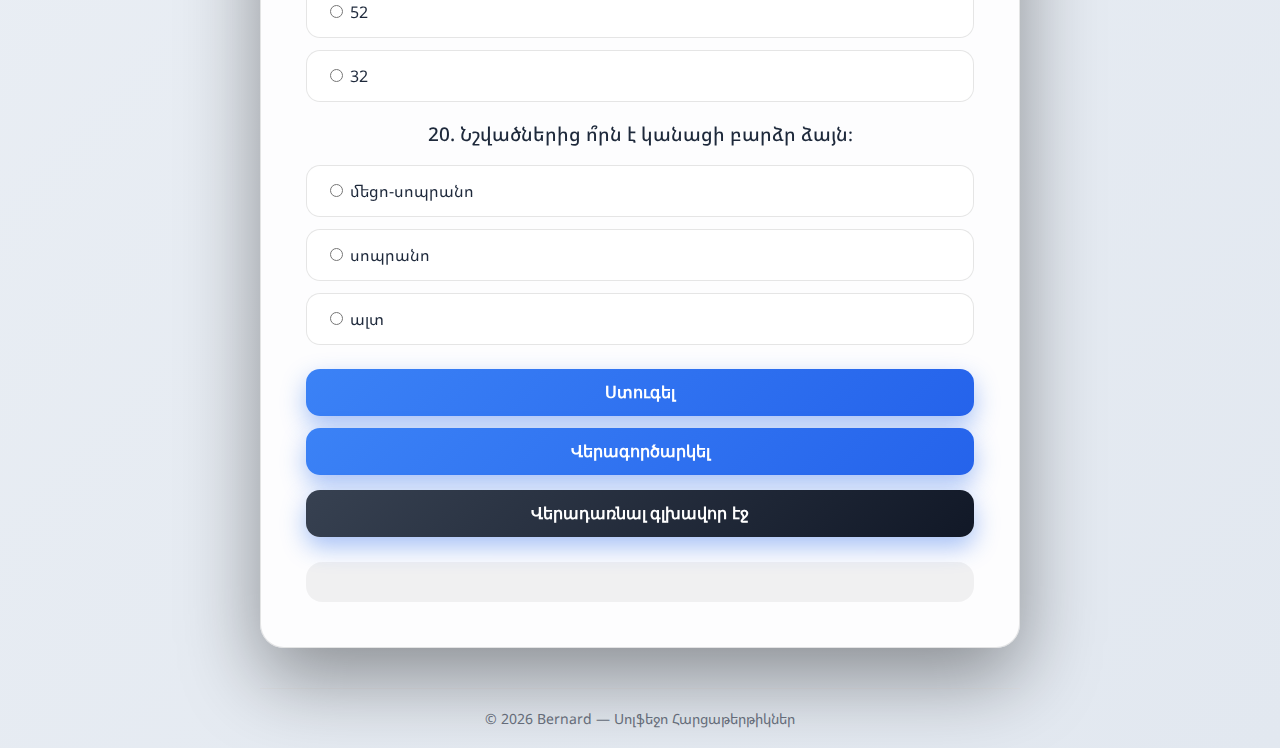
<file: --main 2/mcq.html>
<!DOCTYPE html>
<html lang="hy">
<head>
    <meta charset="UTF-8">
    <title>Սոլֆեջո Թեստ</title>
    <link rel="stylesheet" href="css/style.css">
    <link href="https://fonts.googleapis.com/css2?family=Noto+Sans+Armenian:wght@400;600;700&display=swap" rel="stylesheet">
</head>
<body>

<!-- Theme Toggle Button -->
<div class="theme-toggle">
    <button id="themeToggle" onclick="toggleTheme()">🌙</button>
</div>

<div class="main-container">

    <h1>Հարցաշար</h1>

    <div class="quiz-box">

        <form id="quizForm"></form>

        <button type="button" onclick="submitQuiz()">Ստուգել</button>
        <button type="button" onclick="resetQuiz()">Վերագործարկել</button>
        <button type="button" class="home-btn" onclick="goHome()">Վերադառնալ գլխավոր էջ</button>

        <div id="result"></div>

    </div>

    <!-- Footer stays INSIDE main-container -->
    <div class="footer">
        © 2026 Bernard — Սոլֆեջո Հարցաթերթիկներ
    </div>

</div>

<script src="js/mcq.js"></script>
</body>
</html>
</file>
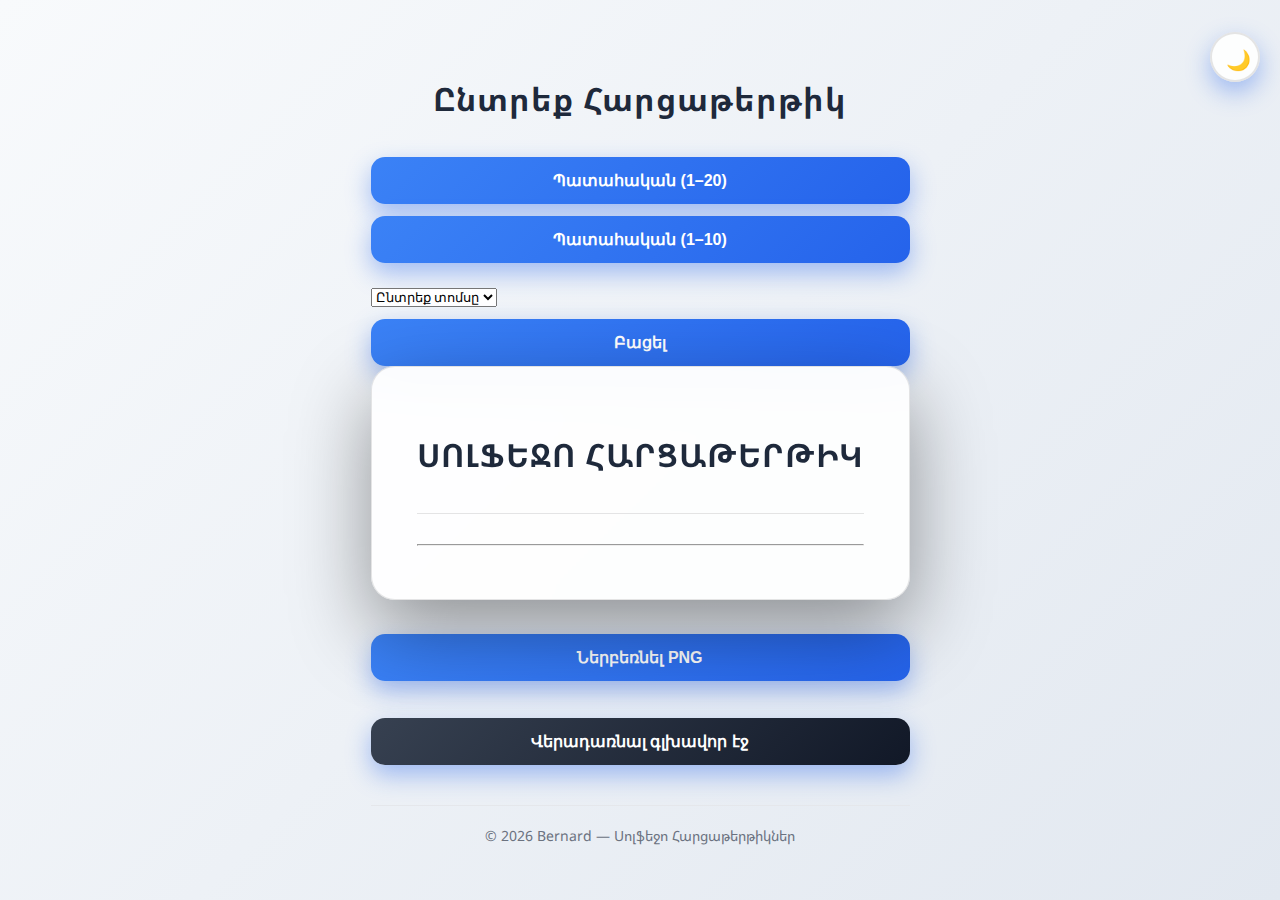
<file: --main 2/structured.html>
<!DOCTYPE html>
<html lang="hy">
<head>
    <meta charset="UTF-8">
    <title>Սոլֆեջո — Հարցաթերթիկ</title>
    <link rel="stylesheet" href="css/style.css">
    <link href="https://fonts.googleapis.com/css2?family=Noto+Sans+Armenian:wght@400;600;700&display=swap" rel="stylesheet">
    <script src="https://html2canvas.hertzen.com/dist/html2canvas.min.js"></script>
</head>
<body>

<!-- Theme Toggle Button -->
<div class="theme-toggle">
    <button id="themeToggle" onclick="toggleTheme()">🌙</button>
</div>

<div class="container">

    <div id="selectionMenu">
        <h1>Ընտրեք Հարցաթերթիկ</h1>

        <button onclick="startRandomAll()">Պատահական (1–20)</button>
        <button onclick="startRandomFirst10()">Պատահական (1–10)</button>

        <br><br>

        <select id="ticketSelect">
            <option value="">Ընտրեք տոմսը</option>
        </select>
        <button onclick="startFromDropdown()">Բացել</button>
    </div>

    <div id="ticketArea">
        <h1>ՍՈԼՖԵՋՈ ՀԱՐՑԱԹԵՐԹԻԿ</h1>
        <h2 id="ticketType" class="ticket-header"></h2>
        <hr>
        <div id="questionsArea"></div>
    </div>

    <br>
    <button type="button" onclick="downloadPNG()">
        Ներբեռնել PNG
    </button>

    <br><br>
    <button onclick="goHome()" class="home-btn">
        Վերադառնալ գլխավոր էջ
    </button>

    <!-- Footer moved INSIDE container -->
    <div class="footer">
        © 2026 Bernard — Սոլֆեջո Հարցաթերթիկներ
    </div>

</div>

<script src="js/structured.js" defer></script>

</body>
</html>
</file>
<file: style.css>
body {
    margin: 0;
    font-family: "Noto Sans Armenian", Arial, Helvetica, sans-serif;
    background: linear-gradient(135deg, #1e3c72, #2a5298);
    display: flex;
    justify-content: center;
    align-items: flex-start;
    min-height: 100vh;
    color: white;
    padding: 40px 0;
}

/* Main container */
.container {
    background-color: rgba(0, 0, 0, 0.55);
    padding: 40px;
    border-radius: 18px;
    width: 800px;
    max-width: 95%;
    box-shadow: 0 15px 40px rgba(0,0,0,0.4);
}

/* Titles */
h1 {
    text-align: center;
    margin-bottom: 25px;
    font-size: 28px;
    letter-spacing: 1px;
}

/* Question text */
.question p {
    font-size: 18px;
    font-weight: 600;
    margin-bottom: 10px;
    line-height: 1.6;
}

/* Options */
label {
    display: block;
    padding: 8px 12px;
    margin-bottom: 6px;
    border-radius: 8px;
    cursor: pointer;
    transition: 0.2s;
    font-size: 16px;
}

label:hover {
    background-color: rgba(255,255,255,0.1);
}

/* Radio buttons spacing */
input[type="radio"] {
    margin-right: 10px;
}

/* Buttons */
button {
    padding: 12px 18px;
    font-size: 16px;
    border: none;
    border-radius: 8px;
    cursor: pointer;
    background-color: white;
    color: #1e3c72;
    font-weight: bold;
    transition: 0.3s;
}

button:hover {
    background-color: #ddd;
    transform: scale(1.05);
}

/* Result section */
#result {
    margin-top: 20px;
    font-size: 20px;
    text-align: center;
    font-weight: bold;
}
.ticket-header {
    font-family: 'Noto Sans Armenian', sans-serif;
    font-size: 26px;
    font-weight: 700;
    text-align: center;
    margin-bottom: 30px;
    padding-bottom: 10px;
    border-bottom: 2px solid #333;
    letter-spacing: 1px;
}
</file>
<file: css/style.css>
/* ============================= */
/* RESET */
/* ============================= */

*{
    box-sizing:border-box;
}

/* ============================= */
/* CSS VARIABLES FOR THEMES */
/* ============================= */

:root {
    /* Light mode */
    --bg-gradient: linear-gradient(135deg, #f8fafc, #e2e8f0);
    --text-color: #1e293b;
    --card-bg: rgba(255,255,255,0.9);
    --card-border: rgba(0,0,0,0.1);
    --button-gradient: linear-gradient(135deg, #3b82f6, #2563eb);
    --button-shadow: rgba(37,99,235,0.4);
    --hover-bg: rgba(0,0,0,0.05);
    --hover-border: #3b82f6;
    --result-bg: rgba(0,0,0,0.05);
    --footer-color: #6b7280;
    --footer-border: #e5e7eb;
}

[data-theme="dark"] {
    /* Dark mode */
    --bg-gradient: linear-gradient(135deg, #0f172a, #1e293b);
    --text-color: whitesmoke;
    --card-bg: rgba(255,255,255,0.08);
    --card-border: rgba(255,255,255,0.15);
    --button-gradient: linear-gradient(135deg, #3b82f6, #2563eb);
    --button-shadow: rgba(37,99,235,0.4);
    --hover-bg: rgba(255,255,255,0.2);
    --hover-border: #3b82f6;
    --result-bg: rgba(255,255,255,0.1);
    --footer-color: #9ca3af;
    --footer-border: rgba(255,255,255,0.2);
}

body{
    margin:0;
    font-family:'Noto Sans Armenian', sans-serif;
    background: var(--bg-gradient);
    color: var(--text-color);
    min-height:100vh;
    display:flex;
    justify-content:center;
    align-items:center;
    transition: all 0.3s ease;
}

/* ============================= */
/* THEME TOGGLE */
/* ============================= */

.theme-toggle {
    position: fixed;
    top: 20px;
    right: 20px;
    z-index: 1000;
}

#themeToggle {
    background: var(--card-bg);
    border: 2px solid var(--card-border);
    border-radius: 50%;
    width: 50px;
    height: 50px;
    font-size: 20px;
    cursor: pointer;
    transition: all 0.3s ease;
    color: var(--text-color);
    backdrop-filter: blur(20px);
    -webkit-backdrop-filter: blur(20px);
}

#themeToggle:hover {
    transform: scale(1.1);
    background: var(--hover-bg);
}

/* ============================= */
/* MAIN CONTAINER */
/* ============================= */

.main-container{
    width:100%;
    max-width:800px;
    padding:20px;
}

/* ============================= */
/* CARD */
/* ============================= */

.quiz-box, #ticketArea{
    background: var(--card-bg);
    backdrop-filter: blur(20px);
    -webkit-backdrop-filter: blur(20px);
    padding:45px;
    border-radius:24px;
    box-shadow: 0 30px 80px rgba(0,0,0,0.4);
    border:1px solid var(--card-border);
    color: var(--text-color);
}

/* ============================= */
/* HEADINGS */
/* ============================= */

h1{
    text-align:center;
    font-size:32px;
    font-weight:700;
    margin-bottom:25px;
    letter-spacing:1px;
    color: var(--text-color);
}

.ticket-header{
    text-align:center;
    font-size:22px;
    font-weight:500;
    margin-bottom:30px;
    padding-bottom:12px;
    border-bottom:1px solid var(--card-border);
}

/* ============================= */
/* QUESTIONS */
/* ============================= */

.question p{
    font-size:19px;
    font-weight:500;
    margin-bottom:18px;
    color: var(--text-color);
}

.options label{
    display:block;
    background: var(--card-bg);
    padding:14px 18px;
    margin-bottom:12px;
    border-radius:14px;
    cursor:pointer;
    transition:0.25s ease;
    border:1px solid var(--card-border);
    color: var(--text-color);
}

.options label:hover{
    background: var(--hover-bg);
    border-color: var(--hover-border);
    transform:translateY(-2px);
}

/* ============================= */
/* BUTTONS */
/* ============================= */

button{
    width:100%;
    padding:14px;
    font-size:16px;
    border:none;
    border-radius:14px;
    font-weight:600;
    cursor:pointer;
    margin-top:12px;
    transition:0.3s ease;
    background: var(--button-gradient);
    color:white;
    box-shadow:0 10px 25px var(--button-shadow);
}

button:hover{
    transform:translateY(-3px);
    box-shadow:0 15px 35px rgba(37,99,235,0.6);
}

.home-btn {
    background: linear-gradient(135deg, #374151, #111827);
    color: white;
    margin-top: 15px;
}

.home-btn:hover {
    background: linear-gradient(135deg, #111827, #000000);
}

/* ============================= */
/* RESULT */
/* ============================= */

#result{
    margin-top:25px;
    padding:20px;
    border-radius:16px;
    background: var(--result-bg);
    font-size:18px;
    color: var(--text-color);
}

.correct {
    background-color: #d4edda;
    padding: 8px;
    border-radius: 6px;
    color: #155724;
}

.wrong {
    background-color: #f8d7da;
    padding: 8px;
    border-radius: 6px;
    color: #721c24;
}

.correct-answer {
    margin-top: 5px;
    font-weight: bold;
    color: #155724;
}

.correct-option {
    background-color: #d4edda !important;
    border: 2px solid #28a745 !important;
    color: #155724 !important;
}

.wrong-option {
    background-color: #f8d7da !important;
    border: 2px solid #dc3545 !important;
    color: #721c24 !important;
}

/* ============================= */
/* FOOTER */
/* ============================= */

.footer {
    margin-top: 40px;
    text-align: center;
    font-size: 14px;
    color: var(--footer-color);
    border-top: 1px solid var(--footer-border);
    padding-top: 20px;
}

p{
    color: var(--text-color);
    text-align: center;
}

/* ============================= */
/* MOBILE */
/* ============================= */

@media (max-width:600px){
    .quiz-box{
        padding:25px;
    }

    h1{
        font-size:24px;
    }

    .ticket-header{
        font-size:18px;
    }

    .theme-toggle {
        top: 15px;
        right: 15px;
    }

    #themeToggle {
        width: 45px;
        height: 45px;
        font-size: 18px;
    }
}
/* Timer Display */
.timer-display {
    position: fixed;
    top: 20px;
    left: 20px;
    background: var(--card-bg);
    color: var(--text-color);
    padding: 10px 15px;
    border-radius: 12px;
    font-weight: 600;
    font-size: 16px;
    border: 1px solid var(--card-border);
    backdrop-filter: blur(20px);
    -webkit-backdrop-filter: blur(20px);
    z-index: 1000;
}

.timer-warning {
    color: red !important;
}

/* Answer Options */
.correct-option {
    background-color: #d4edda !important;
    border: 2px solid #28a745 !important;
    color: #155724 !important;
}

.wrong-option {
    background-color: #f8d7da !important;
    border: 2px solid #dc3545 !important;
    color: #721c24 !important;
}
</file>
<file: --main 2/css/style.css>
/* ============================= */
/* RESET */
/* ============================= */

*{
    box-sizing:border-box;
}

/* ============================= */
/* CSS VARIABLES FOR THEMES */
/* ============================= */

:root {
    /* Light mode */
    --bg-gradient: linear-gradient(135deg, #f8fafc, #e2e8f0);
    --text-color: #1e293b;
    --card-bg: rgba(255,255,255,0.9);
    --card-border: rgba(0,0,0,0.1);
    --button-gradient: linear-gradient(135deg, #3b82f6, #2563eb);
    --button-shadow: rgba(37,99,235,0.4);
    --hover-bg: rgba(0,0,0,0.05);
    --hover-border: #3b82f6;
    --result-bg: rgba(0,0,0,0.05);
    --footer-color: #6b7280;
    --footer-border: #e5e7eb;
}

[data-theme="dark"] {
    /* Dark mode */
    --bg-gradient: linear-gradient(135deg, #0f172a, #1e293b);
    --text-color: whitesmoke;
    --card-bg: rgba(255,255,255,0.08);
    --card-border: rgba(255,255,255,0.15);
    --button-gradient: linear-gradient(135deg, #3b82f6, #2563eb);
    --button-shadow: rgba(37,99,235,0.4);
    --hover-bg: rgba(255,255,255,0.2);
    --hover-border: #3b82f6;
    --result-bg: rgba(255,255,255,0.1);
    --footer-color: #9ca3af;
    --footer-border: rgba(255,255,255,0.2);
}

body{
    margin:0;
    font-family:'Noto Sans Armenian', sans-serif;
    background: var(--bg-gradient);
    color: var(--text-color);
    min-height:100vh;
    display:flex;
    justify-content:center;
    align-items:center;
    transition: all 0.3s ease;
}

/* ============================= */
/* THEME TOGGLE */
/* ============================= */

.theme-toggle {
    position: fixed;
    top: 20px;
    right: 20px;
    z-index: 1000;
}

#themeToggle {
    background: var(--card-bg);
    border: 2px solid var(--card-border);
    border-radius: 50%;
    width: 50px;
    height: 50px;
    font-size: 20px;
    cursor: pointer;
    transition: all 0.3s ease;
    color: var(--text-color);
    backdrop-filter: blur(20px);
    -webkit-backdrop-filter: blur(20px);
}

#themeToggle:hover {
    transform: scale(1.1);
    background: var(--hover-bg);
}

/* ============================= */
/* MAIN CONTAINER */
/* ============================= */

.main-container{
    width:100%;
    max-width:800px;
    padding:20px;
}

/* ============================= */
/* CARD */
/* ============================= */

.quiz-box, #ticketArea{
    background: var(--card-bg);
    backdrop-filter: blur(20px);
    -webkit-backdrop-filter: blur(20px);
    padding:45px;
    border-radius:24px;
    box-shadow: 0 30px 80px rgba(0,0,0,0.4);
    border:1px solid var(--card-border);
    color: var(--text-color);
}

/* ============================= */
/* HEADINGS */
/* ============================= */

h1{
    text-align:center;
    font-size:32px;
    font-weight:700;
    margin-bottom:25px;
    letter-spacing:1px;
    color: var(--text-color);
}

.ticket-header{
    text-align:center;
    font-size:22px;
    font-weight:500;
    margin-bottom:30px;
    padding-bottom:12px;
    border-bottom:1px solid var(--card-border);
}

/* ============================= */
/* QUESTIONS */
/* ============================= */

.question p{
    font-size:19px;
    font-weight:500;
    margin-bottom:18px;
    color: var(--text-color);
}

.options label{
    display:block;
    background: var(--card-bg);
    padding:14px 18px;
    margin-bottom:12px;
    border-radius:14px;
    cursor:pointer;
    transition:0.25s ease;
    border:1px solid var(--card-border);
    color: var(--text-color);
}

.options label:hover{
    background: var(--hover-bg);
    border-color: var(--hover-border);
    transform:translateY(-2px);
}

/* ============================= */
/* BUTTONS */
/* ============================= */

button{
    width:100%;
    padding:14px;
    font-size:16px;
    border:none;
    border-radius:14px;
    font-weight:600;
    cursor:pointer;
    margin-top:12px;
    transition:0.3s ease;
    background: var(--button-gradient);
    color:white;
    box-shadow:0 10px 25px var(--button-shadow);
}

button:hover{
    transform:translateY(-3px);
    box-shadow:0 15px 35px rgba(37,99,235,0.6);
}

.home-btn {
    background: linear-gradient(135deg, #374151, #111827);
    color: white;
    margin-top: 15px;
}

.home-btn:hover {
    background: linear-gradient(135deg, #111827, #000000);
}

/* ============================= */
/* RESULT */
/* ============================= */

#result{
    margin-top:25px;
    padding:20px;
    border-radius:16px;
    background: var(--result-bg);
    font-size:18px;
    color: var(--text-color);
}

.correct {
    background-color: #d4edda;
    padding: 8px;
    border-radius: 6px;
    color: #155724;
}

.wrong {
    background-color: #f8d7da;
    padding: 8px;
    border-radius: 6px;
    color: #721c24;
}

.correct-answer {
    margin-top: 5px;
    font-weight: bold;
    color: #155724;
}

.correct-option {
    background-color: #d4edda !important;
    border: 2px solid #28a745 !important;
    color: #155724 !important;
}

.wrong-option {
    background-color: #f8d7da !important;
    border: 2px solid #dc3545 !important;
    color: #721c24 !important;
}

/* ============================= */
/* FOOTER */
/* ============================= */

.footer {
    margin-top: 40px;
    text-align: center;
    font-size: 14px;
    color: var(--footer-color);
    border-top: 1px solid var(--footer-border);
    padding-top: 20px;
}

p{
    color: var(--text-color);
    text-align: center;
}

/* ============================= */
/* MOBILE */
/* ============================= */

@media (max-width:600px){
    .quiz-box{
        padding:25px;
    }

    h1{
        font-size:24px;
    }

    .ticket-header{
        font-size:18px;
    }

    .theme-toggle {
        top: 15px;
        right: 15px;
    }

    #themeToggle {
        width: 45px;
        height: 45px;
        font-size: 18px;
    }
}
/* Timer Display */
.timer-display {
    position: fixed;
    top: 20px;
    left: 20px;
    background: var(--card-bg);
    color: var(--text-color);
    padding: 10px 15px;
    border-radius: 12px;
    font-weight: 600;
    font-size: 16px;
    border: 1px solid var(--card-border);
    backdrop-filter: blur(20px);
    -webkit-backdrop-filter: blur(20px);
    z-index: 1000;
}

.timer-warning {
    color: red !important;
}

/* Answer Options */
.correct-option {
    background-color: #d4edda !important;
    border: 2px solid #28a745 !important;
    color: #155724 !important;
}

.wrong-option {
    background-color: #f8d7da !important;
    border: 2px solid #dc3545 !important;
    color: #721c24 !important;
}
</file>
